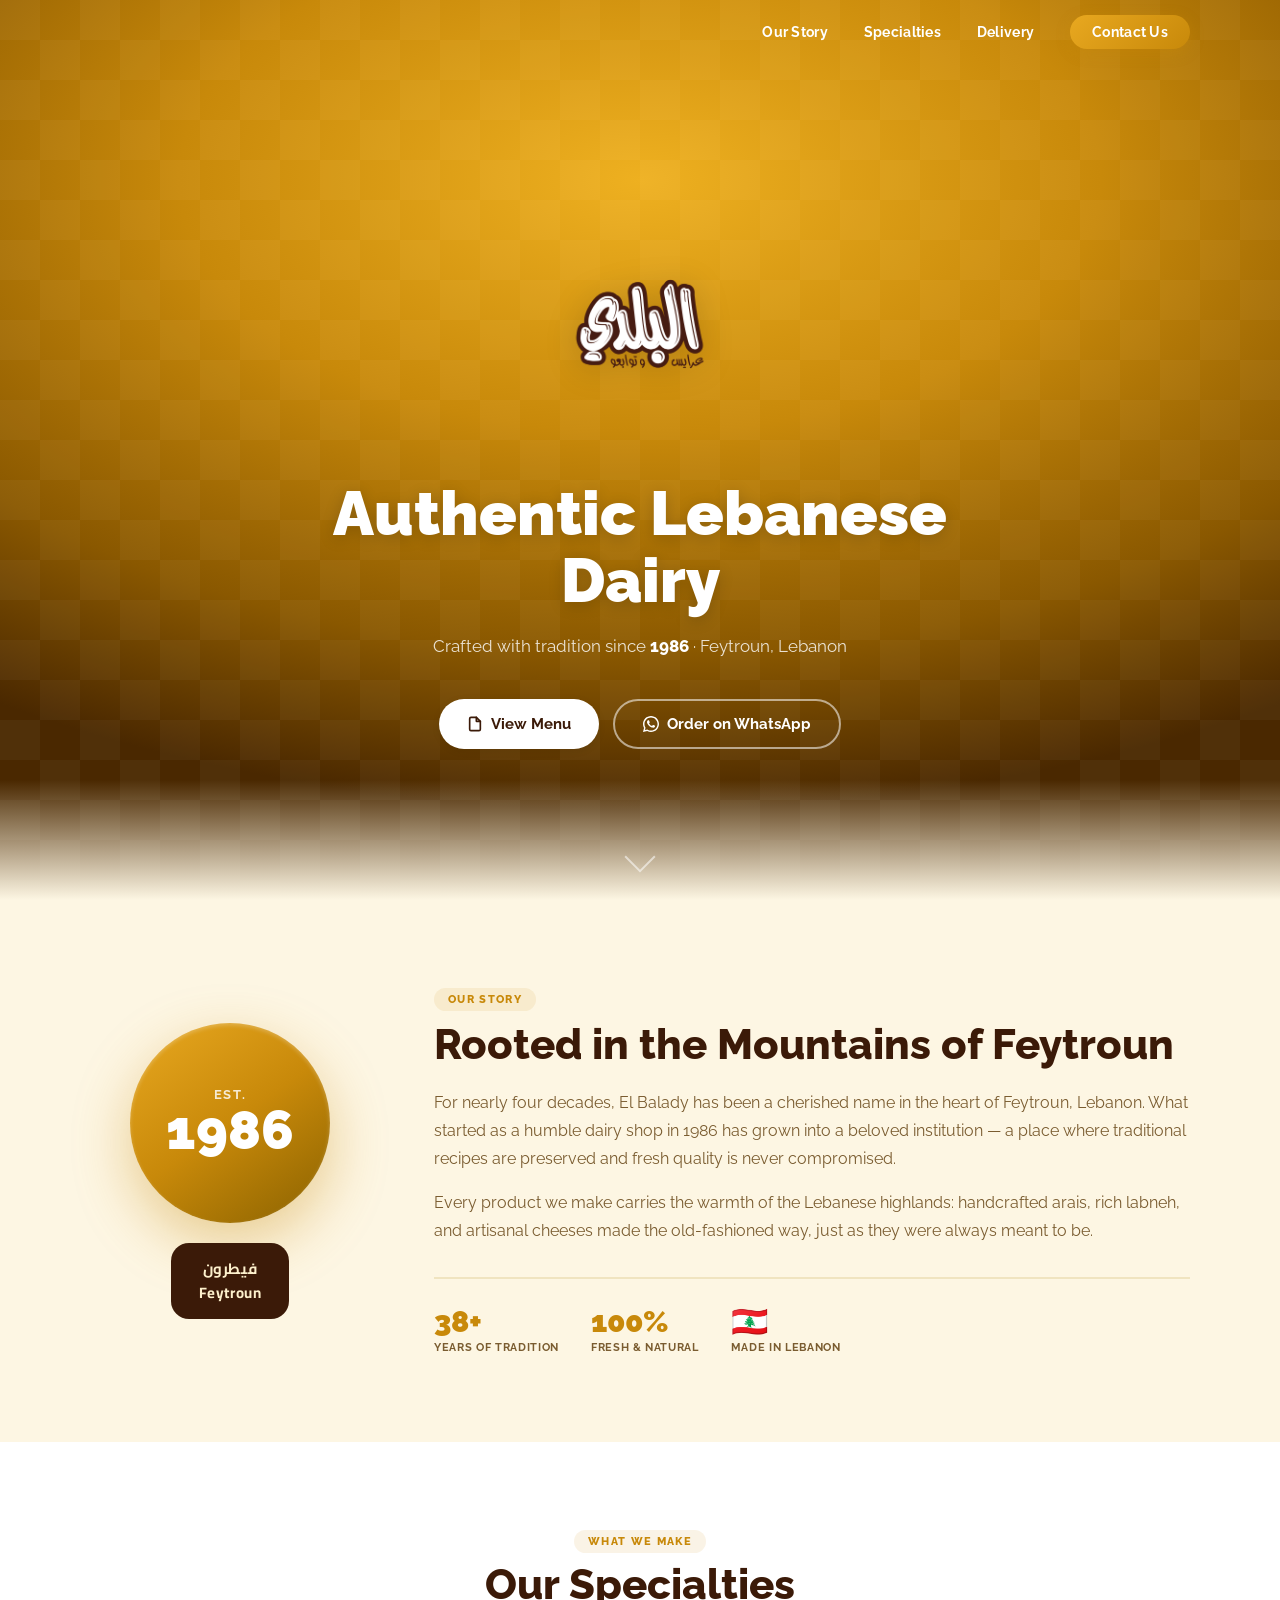
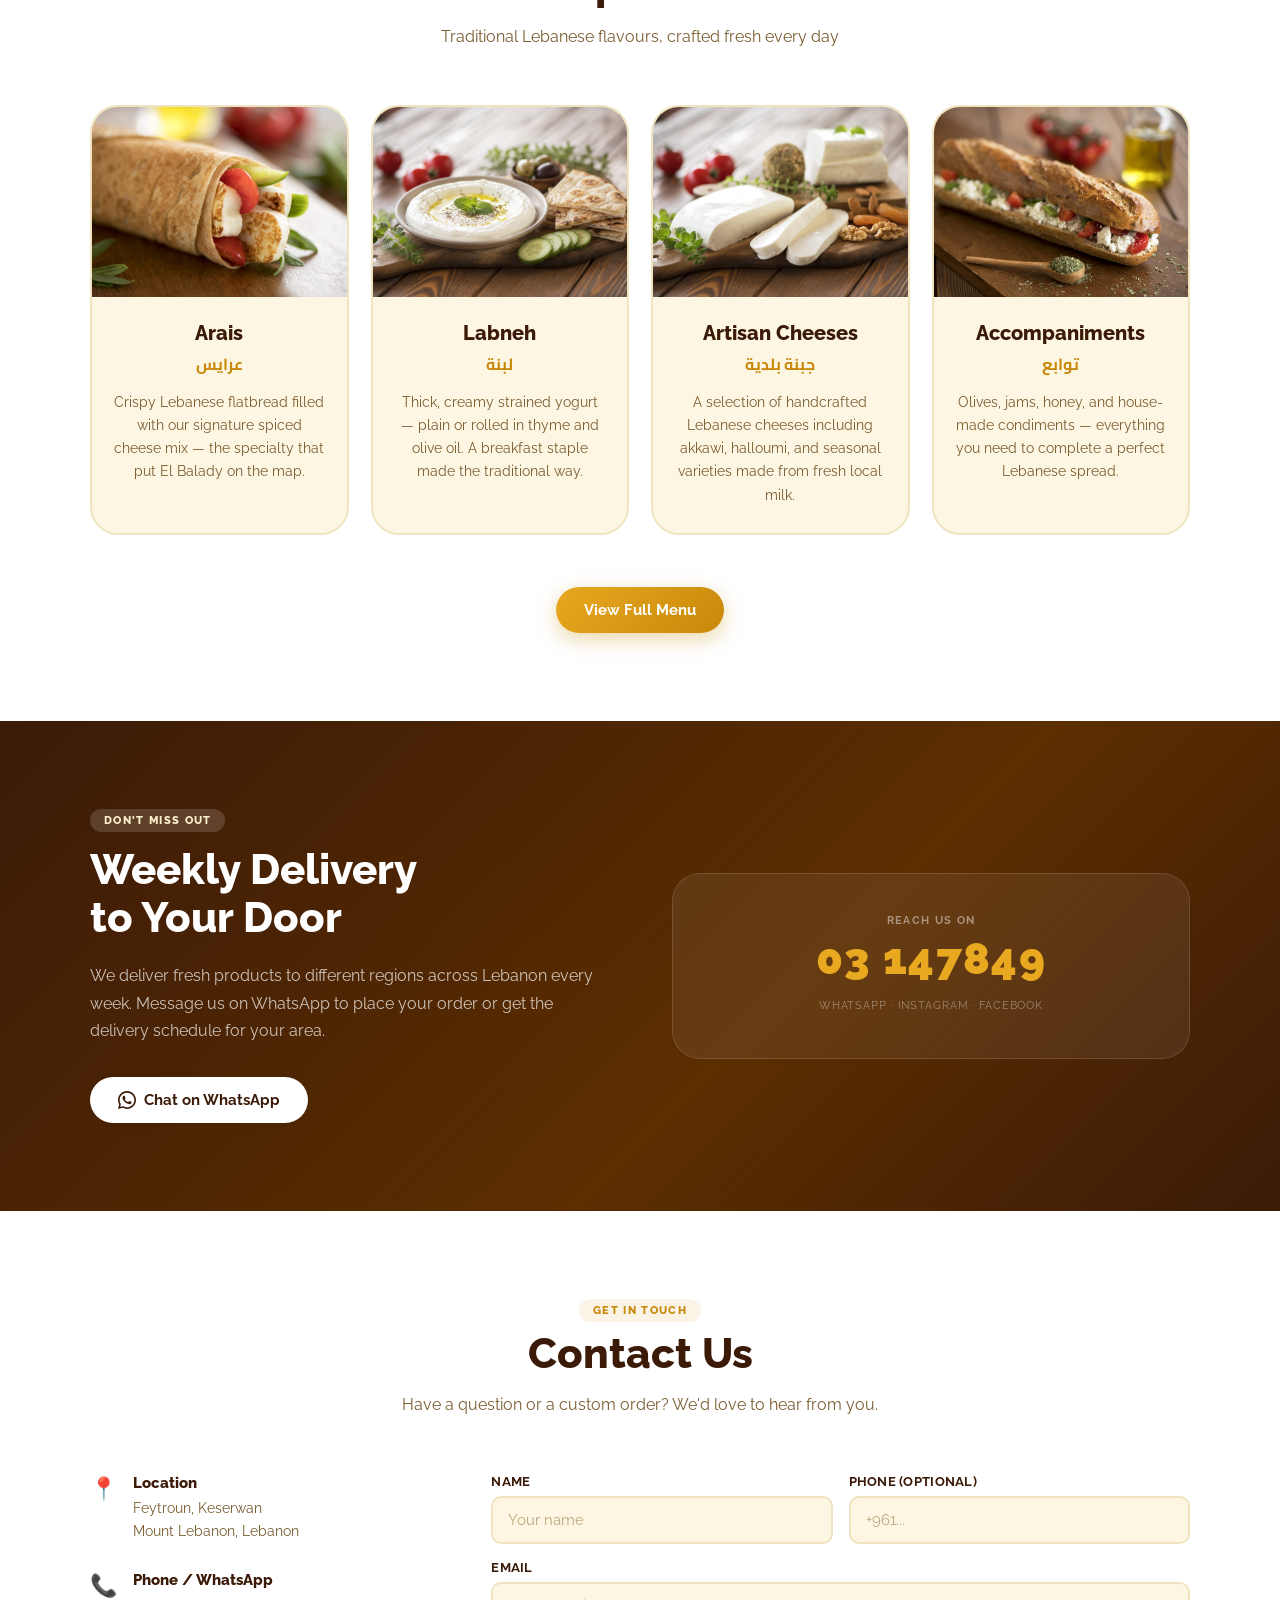
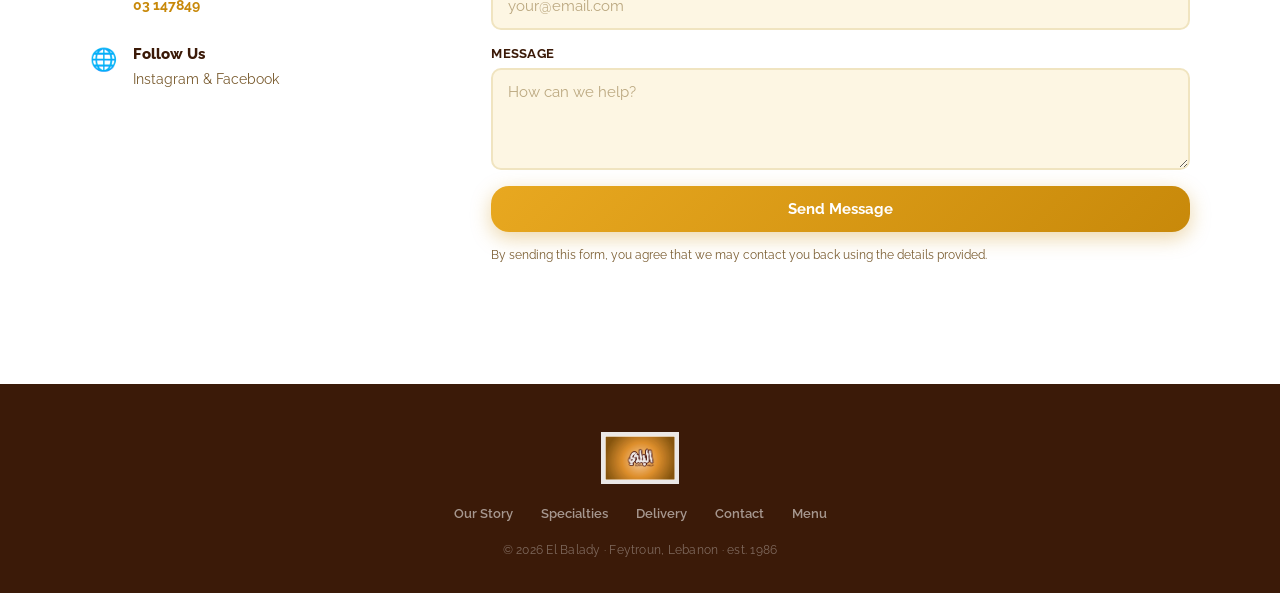
<file: index.html>
<!doctype html>
<html lang="en">
<head>
  <meta charset="utf-8" />
  <meta name="viewport" content="width=device-width, initial-scale=1" />
  <title>El Balady | عرايس و توابعو · Since 1986 · Feytroun</title>
  <meta name="description" content="El Balady – traditional Lebanese dairy and arais from Feytroun since 1986. Weekly delivery available across Lebanon." />

  <link rel="preconnect" href="https://fonts.googleapis.com">
  <link rel="preconnect" href="https://fonts.gstatic.com" crossorigin>
  <link href="https://fonts.googleapis.com/css2?family=Raleway:wght@400;500;600;700;800;900&family=Cairo:wght@400;600;700;800&display=swap" rel="stylesheet">

  <link rel="stylesheet" href="styles.css" />
</head>
<body>

  <!-- NAV -->
  <nav class="nav" id="nav">
    <div class="nav__inner">
      <a href="#home" class="nav__logo">
        <img src="el-balady-logo.png" alt="El Balady" />
      </a>
      <ul class="nav__links" id="navLinks">
        <li><a href="#about">Our Story</a></li>
        <li><a href="#specialties">Specialties</a></li>
        <li><a href="#delivery">Delivery</a></li>
        <li><a href="#contact" class="nav__cta">Contact Us</a></li>
      </ul>
      <button class="nav__burger" aria-label="Toggle menu" id="burger">
        <span></span><span></span><span></span>
      </button>
    </div>
  </nav>

  <!-- HERO -->
  <section class="hero" id="home">
    <div class="hero__bg"></div>
    <div class="hero__content">
      <img class="hero__logo" src="logo-mark.png" alt="El Balady logo" />
      <h1 class="hero__title">Authentic Lebanese Dairy</h1>
      <p class="hero__sub">Crafted with tradition since <strong>1986</strong> &middot; Feytroun, Lebanon</p>
      <div class="hero__actions">
        <a href="menu.html" class="btn btn--white">
          <svg width="16" height="16" viewBox="0 0 24 24" fill="none" stroke="currentColor" stroke-width="2.5" stroke-linecap="round" stroke-linejoin="round"><path d="M14 2H6a2 2 0 0 0-2 2v16a2 2 0 0 0 2 2h12a2 2 0 0 0 2-2V8z"/><polyline points="14 2 14 8 20 8"/></svg>
          View Menu
        </a>
        <a href="https://wa.me/+9613147849" target="_blank" rel="noopener" class="btn btn--outline">
          <svg width="16" height="16" viewBox="0 0 24 24" fill="currentColor"><path d="M17.472 14.382c-.297-.149-1.758-.867-2.03-.967-.273-.099-.471-.148-.67.15-.197.297-.767.966-.94 1.164-.173.199-.347.223-.644.075-.297-.15-1.255-.463-2.39-1.475-.883-.788-1.48-1.761-1.653-2.059-.173-.297-.018-.458.13-.606.134-.133.298-.347.446-.52.149-.174.198-.298.298-.497.099-.198.05-.371-.025-.52-.075-.149-.669-1.612-.916-2.207-.242-.579-.487-.5-.669-.51-.173-.008-.371-.01-.57-.01-.198 0-.52.074-.792.372-.272.297-1.04 1.016-1.04 2.479 0 1.462 1.065 2.875 1.213 3.074.149.198 2.096 3.2 5.077 4.487.709.306 1.262.489 1.694.625.712.227 1.36.195 1.871.118.571-.085 1.758-.719 2.006-1.413.248-.694.248-1.289.173-1.413-.074-.124-.272-.198-.57-.347z"/><path d="M12 0C5.373 0 0 5.373 0 12c0 2.121.555 4.109 1.527 5.834L0 24l6.334-1.521A11.944 11.944 0 0012 24c6.627 0 12-5.373 12-12S18.627 0 12 0zm0 21.818a9.812 9.812 0 01-5.007-1.371l-.36-.214-3.726.894.913-3.632-.234-.373A9.818 9.818 0 012.182 12C2.182 6.578 6.578 2.182 12 2.182S21.818 6.578 21.818 12 17.422 21.818 12 21.818z"/></svg>
          Order on WhatsApp
        </a>
      </div>
    </div>
    <div class="hero__scroll" aria-hidden="true"><span></span></div>
  </section>

  <!-- ABOUT -->
  <section class="about section" id="about">
    <div class="container">
      <div class="about__grid">
        <div class="about__visual">
          <div class="about__badge">
            <span class="about__since">Est.</span>
            <span class="about__year">1986</span>
          </div>
          <div class="about__stamp">
            <p>فيطرون</p>
            <p>Feytroun</p>
          </div>
        </div>
        <div class="about__text">
          <span class="label">Our Story</span>
          <h2>Rooted in the Mountains of Feytroun</h2>
          <p>For nearly four decades, El Balady has been a cherished name in the heart of Feytroun, Lebanon. What started as a humble dairy shop in 1986 has grown into a beloved institution — a place where traditional recipes are preserved and fresh quality is never compromised.</p>
          <p>Every product we make carries the warmth of the Lebanese highlands: handcrafted arais, rich labneh, and artisanal cheeses made the old-fashioned way, just as they were always meant to be.</p>
          <div class="about__stats">
            <div class="stat">
              <strong>38+</strong>
              <span>Years of tradition</span>
            </div>
            <div class="stat">
              <strong>100%</strong>
              <span>Fresh &amp; natural</span>
            </div>
            <div class="stat">
              <strong>🇱🇧</strong>
              <span>Made in Lebanon</span>
            </div>
          </div>
        </div>
      </div>
    </div>
  </section>

  <!-- SPECIALTIES -->
  <section class="specialties section section--alt" id="specialties">
    <div class="container">
      <div class="section__header">
        <span class="label">What We Make</span>
        <h2>Our Specialties</h2>
        <p>Traditional Lebanese flavours, crafted fresh every day</p>
      </div>
      <div class="products">
        <div class="product-card">
          <div class="product-card__img">
            <img src="menu-halloum-wrap.jpg" alt="Arais — filled flatbread" />
          </div>
          <div class="product-card__body">
            <h3>Arais</h3>
            <p class="product-card__ar">عرايس</p>
            <p>Crispy Lebanese flatbread filled with our signature spiced cheese mix — the specialty that put El Balady on the map.</p>
          </div>
        </div>
        <div class="product-card">
          <div class="product-card__img">
            <img src="menu-labneh-plate.jpg" alt="Labneh plate with olive oil and herbs" />
          </div>
          <div class="product-card__body">
            <h3>Labneh</h3>
            <p class="product-card__ar">لبنة</p>
            <p>Thick, creamy strained yogurt — plain or rolled in thyme and olive oil. A breakfast staple made the traditional way.</p>
          </div>
        </div>
        <div class="product-card">
          <div class="product-card__img">
            <img src="menu-cheese-board.jpg" alt="Artisan cheese board" />
          </div>
          <div class="product-card__body">
            <h3>Artisan Cheeses</h3>
            <p class="product-card__ar">جبنة بلدية</p>
            <p>A selection of handcrafted Lebanese cheeses including akkawi, halloumi, and seasonal varieties made from fresh local milk.</p>
          </div>
        </div>
        <div class="product-card">
          <div class="product-card__img">
            <img src="menu-feta-baguette.jpg" alt="Feta and accompaniments" />
          </div>
          <div class="product-card__body">
            <h3>Accompaniments</h3>
            <p class="product-card__ar">توابع</p>
            <p>Olives, jams, honey, and house-made condiments — everything you need to complete a perfect Lebanese spread.</p>
          </div>
        </div>
      </div>
      <div class="specialties__cta">
        <a href="menu.html" class="btn btn--primary">
          View Full Menu
        </a>
      </div>
    </div>
  </section>

  <!-- DELIVERY -->
  <section class="delivery section" id="delivery">
    <div class="container">
      <div class="delivery__inner">
        <div class="delivery__text">
          <span class="label label--light">Don't miss out</span>
          <h2>Weekly Delivery<br>to Your Door</h2>
          <p>We deliver fresh products to different regions across Lebanon every week. Message us on WhatsApp to place your order or get the delivery schedule for your area.</p>
          <a href="https://wa.me/+9613147849" target="_blank" rel="noopener" class="btn btn--white">
            <svg width="18" height="18" viewBox="0 0 24 24" fill="currentColor"><path d="M17.472 14.382c-.297-.149-1.758-.867-2.03-.967-.273-.099-.471-.148-.67.15-.197.297-.767.966-.94 1.164-.173.199-.347.223-.644.075-.297-.15-1.255-.463-2.39-1.475-.883-.788-1.48-1.761-1.653-2.059-.173-.297-.018-.458.13-.606.134-.133.298-.347.446-.52.149-.174.198-.298.298-.497.099-.198.05-.371-.025-.52-.075-.149-.669-1.612-.916-2.207-.242-.579-.487-.5-.669-.51-.173-.008-.371-.01-.57-.01-.198 0-.52.074-.792.372-.272.297-1.04 1.016-1.04 2.479 0 1.462 1.065 2.875 1.213 3.074.149.198 2.096 3.2 5.077 4.487.709.306 1.262.489 1.694.625.712.227 1.36.195 1.871.118.571-.085 1.758-.719 2.006-1.413.248-.694.248-1.289.173-1.413-.074-.124-.272-.198-.57-.347z"/><path d="M12 0C5.373 0 0 5.373 0 12c0 2.121.555 4.109 1.527 5.834L0 24l6.334-1.521A11.944 11.944 0 0012 24c6.627 0 12-5.373 12-12S18.627 0 12 0zm0 21.818a9.812 9.812 0 01-5.007-1.371l-.36-.214-3.726.894.913-3.632-.234-.373A9.818 9.818 0 012.182 12C2.182 6.578 6.578 2.182 12 2.182S21.818 6.578 21.818 12 17.422 21.818 12 21.818z"/></svg>
            Chat on WhatsApp
          </a>
        </div>
        <div class="delivery__card">
          <p class="delivery__card-label">Reach us on</p>
          <p class="delivery__phone">03 147849</p>
          <p class="delivery__card-sub">WhatsApp · Instagram · Facebook</p>
        </div>
      </div>
    </div>
  </section>

  <!-- CONTACT -->
  <section class="contact-section section section--alt" id="contact">
    <div class="container">
      <div class="section__header">
        <span class="label">Get in Touch</span>
        <h2>Contact Us</h2>
        <p>Have a question or a custom order? We'd love to hear from you.</p>
      </div>
      <div class="contact__grid">
        <div class="contact__info">
          <div class="info-item">
            <span class="info-item__icon">📍</span>
            <div>
              <strong>Location</strong>
              <p>Feytroun, Keserwan<br>Mount Lebanon, Lebanon</p>
            </div>
          </div>
          <div class="info-item">
            <span class="info-item__icon">📞</span>
            <div>
              <strong>Phone / WhatsApp</strong>
              <p><a href="https://wa.me/+9613147849">03 147849</a></p>
            </div>
          </div>
          <div class="info-item">
            <span class="info-item__icon">🌐</span>
            <div>
              <strong>Follow Us</strong>
              <p>Instagram &amp; Facebook</p>
            </div>
          </div>
        </div>
        <div class="contact__form">
          <form id="contactForm" action="https://formspree.io/f/xgokkwpo" method="POST">
            <input type="hidden" name="source" value="El Balady landing page" />
            <div class="form-row">
              <label class="field">
                <span>Name</span>
                <input name="name" type="text" autocomplete="name" required placeholder="Your name" />
              </label>
              <label class="field">
                <span>Phone (optional)</span>
                <input name="phone" type="tel" autocomplete="tel" placeholder="+961..." />
              </label>
            </div>
            <label class="field">
              <span>Email</span>
              <input name="email" type="email" autocomplete="email" required placeholder="your@email.com" />
            </label>
            <label class="field">
              <span>Message</span>
              <textarea name="message" rows="4" required placeholder="How can we help?"></textarea>
            </label>
            <button class="btn btn--primary btn--full" type="submit">Send Message</button>
            <p class="fineprint">By sending this form, you agree that we may contact you back using the details provided.</p>
            <p id="status" class="status" role="status" aria-live="polite"></p>
          </form>
        </div>
      </div>
    </div>
  </section>

  <!-- FOOTER -->
  <footer class="footer">
    <div class="container">
      <div class="footer__inner">
        <img class="footer__logo" src="el-balady-logo.png" alt="El Balady" />
        <div class="footer__links">
          <a href="#about">Our Story</a>
          <a href="#specialties">Specialties</a>
          <a href="#delivery">Delivery</a>
          <a href="#contact">Contact</a>
          <a href="menu.html">Menu</a>
        </div>
        <p class="footer__copy">&copy; <span id="year"></span> El Balady &middot; Feytroun, Lebanon &middot; est. 1986</p>
      </div>
    </div>
  </footer>

  <script>
    document.getElementById('year').textContent = new Date().getFullYear();

    const nav = document.getElementById('nav');
    window.addEventListener('scroll', () => {
      nav.classList.toggle('nav--scrolled', window.scrollY > 40);
    }, { passive: true });

    const burger = document.getElementById('burger');
    const navLinks = document.getElementById('navLinks');
    burger.addEventListener('click', () => {
      navLinks.classList.toggle('nav__links--open');
      burger.classList.toggle('nav__burger--open');
    });
    navLinks.querySelectorAll('a').forEach(a => {
      a.addEventListener('click', () => {
        navLinks.classList.remove('nav__links--open');
        burger.classList.remove('nav__burger--open');
      });
    });

    const form = document.getElementById('contactForm');
    const statusEl = document.getElementById('status');
    form.addEventListener('submit', async (e) => {
      if (!form.action || form.action.includes('YOUR_FORM_ID')) return;
      e.preventDefault();
      statusEl.textContent = 'Sending…';
      statusEl.style.color = '';
      try {
        const res = await fetch(form.action, {
          method: form.method,
          body: new FormData(form),
          headers: { 'Accept': 'application/json' }
        });
        if (res.ok) {
          form.reset();
          statusEl.textContent = '✓ Message sent! We\'ll get back to you soon.';
          statusEl.style.color = '#2e7d32';
        } else {
          statusEl.textContent = 'Something went wrong. Please try again.';
          statusEl.style.color = '#c62828';
        }
      } catch {
        statusEl.textContent = 'Network error. Please try again.';
        statusEl.style.color = '#c62828';
      }
    });

    const observer = new IntersectionObserver((entries) => {
      entries.forEach(e => { if (e.isIntersecting) e.target.classList.add('visible'); });
    }, { threshold: 0.12 });
    document.querySelectorAll('.product-card, .about__grid, .info-item').forEach(el => {
      el.classList.add('fade-up');
      observer.observe(el);
    });
  </script>
</body>
</html>
</file>
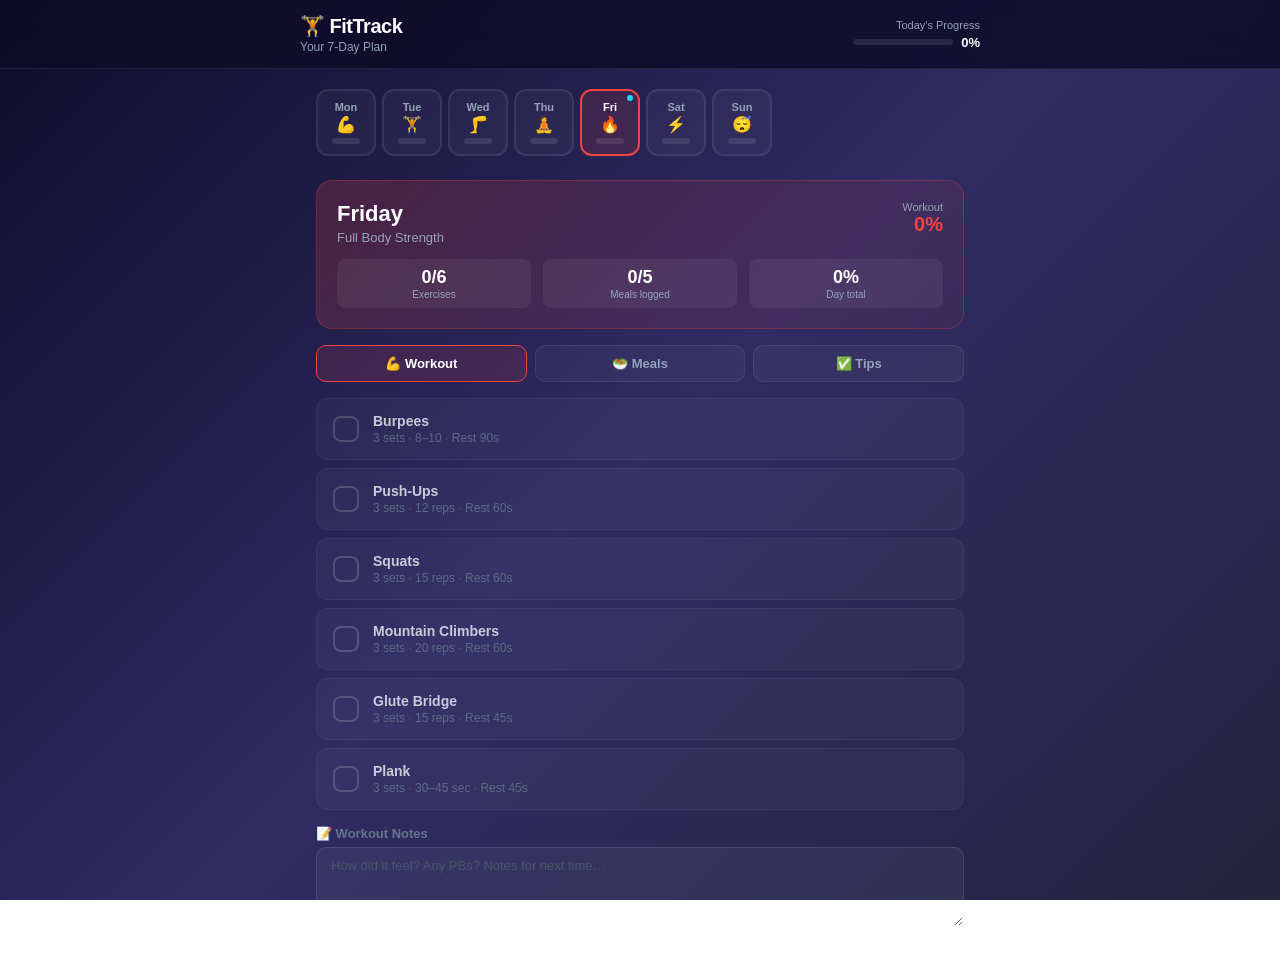
<file: Fitness.html>
<!DOCTYPE html>
<html lang="en">
<head>
<meta charset="UTF-8"/>
<meta name="viewport" content="width=device-width, initial-scale=1.0, viewport-fit=cover"/>
<meta name="theme-color" content="#0f0c29"/>
<meta name="apple-mobile-web-app-capable" content="yes"/>
<meta name="apple-mobile-web-app-status-bar-style" content="black-translucent"/>
<meta name="apple-mobile-web-app-title" content="FitTrack"/>
<meta name="mobile-web-app-capable" content="yes"/>
<title>FitTrack — 7-Day Plan</title>

<!-- Inline manifest via JS blob — no server needed -->
<script>
const manifestData = {
  name: "FitTrack — 7-Day Fitness Plan",
  short_name: "FitTrack",
  description: "Your personal 7-day workout and meal tracker",
  start_url: "./FitTrack.html",
  display: "standalone",
  background_color: "#0f0c29",
  theme_color: "#0f0c29",
  orientation: "portrait",
  icons: [
    { src: "data:image/svg+xml,%3Csvg xmlns='http://www.w3.org/2000/svg' viewBox='0 0 192 192'%3E%3Crect width='192' height='192' rx='32' fill='%230f0c29'/%3E%3Ctext y='130' x='96' text-anchor='middle' font-size='110'%3E%F0%9F%8F%8B%EF%B8%8F%3C/text%3E%3C/svg%3E", sizes: "192x192", type: "image/svg+xml" },
    { src: "data:image/svg+xml,%3Csvg xmlns='http://www.w3.org/2000/svg' viewBox='0 0 512 512'%3E%3Crect width='512' height='512' rx='80' fill='%230f0c29'/%3E%3Ctext y='360' x='256' text-anchor='middle' font-size='300'%3E%F0%9F%8F%8B%EF%B8%8F%3C/text%3E%3C/svg%3E", sizes: "512x512", type: "image/svg+xml" }
  ]
};
const blob = new Blob([JSON.stringify(manifestData)], {type: 'application/json'});
const manifestURL = URL.createObjectURL(blob);
const link = document.createElement('link');
link.rel = 'manifest';
link.href = manifestURL;
document.currentScript.after(link);
</script>

<!-- Apple touch icon inline SVG -->
<link rel="apple-touch-icon" href="data:image/svg+xml,%3Csvg xmlns='http://www.w3.org/2000/svg' viewBox='0 0 180 180'%3E%3Crect width='180' height='180' rx='32' fill='%230f0c29'/%3E%3Ctext y='125' x='90' text-anchor='middle' font-size='100'%3E%F0%9F%8F%8B%EF%B8%8F%3C/text%3E%3C/svg%3E"/>

<style>
  *{box-sizing:border-box;margin:0;padding:0;-webkit-tap-highlight-color:transparent;}
  html,body{height:100%;overscroll-behavior:none;}
  body{
    background:linear-gradient(135deg,#0f0c29 0%,#302b63 50%,#24243e 100%);
    background-attachment:fixed;
    font-family:'DM Sans','Segoe UI',sans-serif;
    color:#e2e8f0;
    min-height:100vh;
    padding-bottom:env(safe-area-inset-bottom,20px);
  }
  button{font-family:inherit;outline:none;}
  input,textarea{font-family:inherit;outline:none;}
  textarea{resize:vertical;}
  ::-webkit-scrollbar{width:4px;height:4px;}
  ::-webkit-scrollbar-thumb{background:rgba(255,255,255,0.15);border-radius:4px;}
  .sticky-header{
    background:rgba(15,12,41,0.85);
    backdrop-filter:blur(16px);
    -webkit-backdrop-filter:blur(16px);
    border-bottom:1px solid rgba(255,255,255,0.08);
    padding:14px 20px;
    padding-top:calc(14px + env(safe-area-inset-top,0px));
    position:sticky;top:0;z-index:100;
  }
  .install-banner{
    display:none;
    align-items:center;gap:10px;
    background:linear-gradient(135deg,#1e3a5f,#1a2a4a);
    border:1px solid #3B82F644;
    border-radius:12px;margin:12px 16px 0;
    padding:12px 14px;cursor:pointer;
  }
  .install-banner.show{display:flex;}
  .chip{
    display:inline-flex;align-items:center;gap:4px;
    padding:5px 11px;border-radius:20px;font-size:12px;
    background:rgba(255,255,255,0.06);border:1px solid rgba(255,255,255,0.1);
    color:#94a3b8;cursor:pointer;transition:all 0.2s;white-space:nowrap;
  }
  .chip:active{background:rgba(255,255,255,0.12);}
  .tab-btn{
    flex:1;padding:10px;border-radius:10px;
    border:1.5px solid rgba(255,255,255,0.08);
    background:rgba(255,255,255,0.04);
    color:#94a3b8;font-weight:600;font-size:13px;cursor:pointer;
    transition:all 0.2s;
  }
  .tab-btn.active{color:#fff;}
  .exercise-row{
    display:flex;align-items:center;gap:14px;
    padding:14px 16px;margin-bottom:8px;
    border-radius:12px;
    background:rgba(255,255,255,0.04);
    border:1px solid rgba(255,255,255,0.06);
    cursor:pointer;transition:all 0.2s;
    -webkit-user-select:none;user-select:none;
  }
  .exercise-row:active{transform:scale(0.98);}
  .check-box{
    width:26px;height:26px;border-radius:8px;flex-shrink:0;
    border:2px solid rgba(255,255,255,0.2);
    background:transparent;
    display:flex;align-items:center;justify-content:center;
    transition:all 0.2s;
  }
  .meal-card{
    margin-bottom:12px;padding:14px 16px;
    background:rgba(255,255,255,0.04);
    border-radius:12px;border:1px solid rgba(255,255,255,0.06);
    transition:border-color 0.2s;
  }
  .meal-input{
    flex:1;padding:9px 12px;
    background:rgba(255,255,255,0.07);
    border:1px solid rgba(255,255,255,0.1);
    border-radius:8px;color:#e2e8f0;font-size:13px;
  }
  .meal-input::placeholder{color:#475569;}
  .log-btn{
    padding:9px 14px;border-radius:8px;
    background:#22d3ee22;border:1px solid #22d3ee44;
    color:#22d3ee;font-weight:700;font-size:13px;cursor:pointer;
    white-space:nowrap;
  }
  .log-btn:active{background:#22d3ee33;}
  .progress-bar-track{
    width:100%;height:6px;
    background:rgba(255,255,255,0.1);
    border-radius:3px;overflow:hidden;
  }
  .progress-bar-fill{
    height:100%;border-radius:3px;
    transition:width 0.4s ease;
  }
  .day-btn{
    flex:0 0 auto;padding:10px 14px;border-radius:12px;
    border:2px solid rgba(255,255,255,0.08);
    background:rgba(255,255,255,0.04);
    cursor:pointer;text-align:center;min-width:60px;
    transition:all 0.2s;position:relative;
  }
  .day-btn:active{transform:scale(0.95);}
  .notes-area{
    width:100%;min-height:80px;padding:10px 14px;
    background:rgba(255,255,255,0.05);
    border:1px solid rgba(255,255,255,0.1);
    border-radius:10px;color:#e2e8f0;font-size:13px;
  }
  .notes-area::placeholder{color:#475569;}
  .section-card{
    padding:16px;background:rgba(255,255,255,0.04);
    border-radius:12px;border:1px solid rgba(255,255,255,0.08);
    margin-bottom:10px;
  }
  .tip-card{
    padding:14px;background:rgba(255,255,255,0.05);
    border-radius:12px;border:1px solid rgba(255,255,255,0.08);
  }
  .complete-banner{
    text-align:center;padding:20px;
    border-radius:12px;margin-top:8px;
  }
  #content{max-width:680px;margin:0 auto;padding:0 16px;}
</style>
</head>
<body>

<!-- Sticky Header -->
<div class="sticky-header">
  <div style="max-width:680px;margin:0 auto;display:flex;justify-content:space-between;align-items:center;">
    <div>
      <div style="font-size:20px;font-weight:800;letter-spacing:-0.5px;color:#fff;">🏋️ FitTrack</div>
      <div style="font-size:12px;color:#94a3b8;margin-top:2px;">Your 7-Day Plan</div>
    </div>
    <div style="text-align:right;">
      <div style="font-size:11px;color:#94a3b8;margin-bottom:4px;">Today's Progress</div>
      <div style="display:flex;align-items:center;gap:8px;">
        <div class="progress-bar-track" style="width:100px;">
          <div class="progress-bar-fill" id="header-progress" style="width:0%;background:linear-gradient(90deg,#3B82F6,#a78bfa);"></div>
        </div>
        <span id="header-pct" style="font-size:13px;font-weight:700;color:#fff;">0%</span>
      </div>
    </div>
  </div>
</div>

<!-- Install Banner -->
<div class="install-banner" id="install-banner">
  <div style="font-size:28px;">📲</div>
  <div style="flex:1;">
    <div style="font-weight:700;font-size:14px;color:#fff;">Install FitTrack</div>
    <div style="font-size:12px;color:#94a3b8;margin-top:2px;">Add to home screen for quick access</div>
  </div>
  <button id="install-btn" style="padding:8px 14px;border-radius:8px;background:#3B82F6;border:none;color:#fff;font-weight:700;font-size:13px;cursor:pointer;">Install</button>
  <button id="dismiss-btn" style="background:none;border:none;color:#64748b;font-size:18px;cursor:pointer;padding:4px;">✕</button>
</div>

<!-- iOS install hint (shown only on iOS Safari) -->
<div id="ios-hint" style="display:none;margin:12px 16px 0;padding:12px 14px;background:linear-gradient(135deg,#1e3a5f,#1a2a4a);border:1px solid #3B82F644;border-radius:12px;">
  <div style="font-weight:700;color:#fff;font-size:13px;margin-bottom:4px;">📲 Install on iPhone/iPad</div>
  <div style="font-size:12px;color:#94a3b8;line-height:1.6;">
    Tap the <strong style="color:#3B82F6;">Share</strong> button (□↑) at the bottom of Safari, then tap <strong style="color:#3B82F6;">"Add to Home Screen"</strong>. FitTrack will appear as an app icon!
  </div>
</div>

<div id="content">

  <!-- Day Selector -->
  <div style="display:flex;gap:6px;margin-top:20px;overflow-x:auto;padding-bottom:4px;" id="day-selector"></div>

  <!-- Day Header -->
  <div id="day-header" style="margin-top:20px;padding:20px;border-radius:16px;"></div>

  <!-- Tabs -->
  <div style="display:flex;gap:8px;margin-top:16px;">
    <button class="tab-btn active" id="tab-workout" onclick="switchTab('workout')">💪 Workout</button>
    <button class="tab-btn" id="tab-meals" onclick="switchTab('meals')">🥗 Meals</button>
    <button class="tab-btn" id="tab-tips" onclick="switchTab('tips')">✅ Tips</button>
  </div>

  <!-- Tab Content -->
  <div id="tab-content" style="margin-top:16px;padding-bottom:32px;"></div>

</div>

<script>
// ─── DATA ───────────────────────────────────────────────────────────────────

const DAYS_SHORT = ["Mon","Tue","Wed","Thu","Fri","Sat","Sun"];
const DAYS_FULL  = ["Monday","Tuesday","Wednesday","Thursday","Friday","Saturday","Sunday"];

const WORKOUT_DATA = {
  Monday:    { focus:"Push — Chest, Shoulders & Triceps", emoji:"💪", color:"#3B82F6",
    exercises:[
      {name:"Push-Ups",           sets:3, reps:"10–15",     rest:"60s"},
      {name:"Wide Push-Ups",      sets:3, reps:"10–12",     rest:"60s"},
      {name:"Pike Push-Ups",      sets:3, reps:"8–12",      rest:"60s"},
      {name:"Diamond Push-Ups",   sets:3, reps:"8–10",      rest:"60s"},
      {name:"Shoulder Taps",      sets:3, reps:"16 taps",   rest:"45s"},
      {name:"Tricep Dips (chair)",sets:3, reps:"10–12",     rest:"60s"},
    ]},
  Tuesday:   { focus:"Pull — Back & Biceps", emoji:"🏋️", color:"#10B981",
    exercises:[
      {name:"Doorframe Rows",        sets:3, reps:"10–12",   rest:"60s"},
      {name:"Superman Hold",         sets:3, reps:"12 reps", rest:"60s"},
      {name:"Towel Bicep Curl",      sets:3, reps:"12 reps", rest:"60s"},
      {name:"Reverse Snow Angels",   sets:3, reps:"12 reps", rest:"45s"},
      {name:"Plank Row",             sets:3, reps:"10 each", rest:"60s"},
    ]},
  Wednesday: { focus:"Legs & Glutes", emoji:"🦵", color:"#F59E0B",
    exercises:[
      {name:"Bodyweight Squats", sets:3, reps:"15–20",      rest:"60s"},
      {name:"Reverse Lunges",    sets:3, reps:"10 each leg",rest:"60s"},
      {name:"Glute Bridge",      sets:3, reps:"15 reps",    rest:"45s"},
      {name:"Wall Sit",          sets:3, reps:"30–45 sec",  rest:"60s"},
      {name:"Calf Raises",       sets:3, reps:"20 reps",    rest:"45s"},
      {name:"Jump Squats",       sets:3, reps:"10 reps",    rest:"60s"},
    ]},
  Thursday:  { focus:"Active Recovery & Mobility", emoji:"🧘", color:"#8B5CF6",
    exercises:[
      {name:"Light Walk / Jog",    sets:"—", reps:"20–30 min",  rest:"—"},
      {name:"Cat-Cow Stretch",     sets:"—", reps:"10 reps",    rest:"—"},
      {name:"Hip Flexor Stretch",  sets:"—", reps:"30 sec each",rest:"—"},
      {name:"Child's Pose",        sets:"—", reps:"60 sec",     rest:"—"},
      {name:"Shoulder Circles",    sets:"—", reps:"10 each way",rest:"—"},
      {name:"Hamstring Stretch",   sets:"—", reps:"30 sec each",rest:"—"},
    ]},
  Friday:    { focus:"Full Body Strength", emoji:"🔥", color:"#EF4444",
    exercises:[
      {name:"Burpees",          sets:3, reps:"8–10",     rest:"90s"},
      {name:"Push-Ups",         sets:3, reps:"12 reps",  rest:"60s"},
      {name:"Squats",           sets:3, reps:"15 reps",  rest:"60s"},
      {name:"Mountain Climbers",sets:3, reps:"20 reps",  rest:"60s"},
      {name:"Glute Bridge",     sets:3, reps:"15 reps",  rest:"45s"},
      {name:"Plank",            sets:3, reps:"30–45 sec",rest:"45s"},
    ]},
  Saturday:  { focus:"Core & Cardio", emoji:"⚡", color:"#06B6D4",
    exercises:[
      {name:"High Knees",       sets:3, reps:"30 sec",   rest:"45s"},
      {name:"Crunches",         sets:3, reps:"20 reps",  rest:"45s"},
      {name:"Leg Raises",       sets:3, reps:"12–15",    rest:"45s"},
      {name:"Russian Twists",   sets:3, reps:"20 twists",rest:"45s"},
      {name:"Plank",            sets:3, reps:"40–60 sec",rest:"45s"},
      {name:"Bicycle Crunches", sets:3, reps:"20 reps",  rest:"45s"},
    ]},
  Sunday:    { focus:"Rest Day — Recover & Recharge", emoji:"😴", color:"#6B7280",
    exercises:[
      {name:"Full Rest",               sets:"—",reps:"—",rest:"—"},
      {name:"Optional: 15 min walk",   sets:"—",reps:"—",rest:"—"},
      {name:"Sleep 7–9 hours",         sets:"—",reps:"—",rest:"—"},
    ]},
};

const MEAL_SLOTS = ["Breakfast","Snack 1","Lunch","Snack 2","Dinner"];
const MEAL_SUGGESTIONS = {
  "Breakfast":["3 scrambled eggs + whole grain toast + banana","Oats with milk + banana + honey","Egg omelette with veggies + milk","Overnight oats + nut butter + fruit"],
  "Snack 1":  ["Greek yogurt + almonds","2 boiled eggs + orange","Banana + peanut butter","Mixed nuts + glass of milk"],
  "Lunch":    ["Grilled chicken + rice + salad","Tuna wrap + lettuce + tomato","Chicken rice bowl + veggies","Grilled salmon + quinoa + salad"],
  "Snack 2":  ["Apple + peanut butter","Greek yogurt + berries","Almonds + orange","Mixed nuts + raisins"],
  "Dinner":   ["Lentil soup + whole grain bread","Chicken stir-fry + rice","Chickpea curry + brown rice","Homemade chicken soup + bread"],
};

const TIPS = [
  {icon:"💧",text:"Drink 2.5–3L of water daily"},
  {icon:"😴",text:"Sleep 7–9 hours for muscle growth"},
  {icon:"📈",text:"Add reps or sets every 1–2 weeks"},
  {icon:"🍽️",text:"Aim for 120–140g protein daily"},
  {icon:"📸",text:"Take monthly progress photos"},
  {icon:"🔁",text:"Consistency beats perfection"},
];

// ─── STATE ───────────────────────────────────────────────────────────────────

function loadState() {
  try { return JSON.parse(localStorage.getItem('fittrack_v1') || '{}'); } catch(e) { return {}; }
}
function saveState() {
  try { localStorage.setItem('fittrack_v1', JSON.stringify(STATE)); } catch(e){}
}

let STATE = loadState();
if (!STATE.checked) STATE.checked = {};
if (!STATE.meals)   STATE.meals   = {};
if (!STATE.notes)   STATE.notes   = {};

// Determine today's day index (0=Mon … 6=Sun)
const jsDay = new Date().getDay(); // 0=Sun
const todayIdx = jsDay === 0 ? 6 : jsDay - 1;
let activeDay  = todayIdx;
let activeTab  = "workout";

// ─── HELPERS ────────────────────────────────────────────────────────────────

function dayName(i) { return DAYS_FULL[i]; }
function workoutForDay(i) { return WORKOUT_DATA[dayName(i)]; }

function weekProgress(i) {
  const d = dayName(i);
  const w = workoutForDay(i);
  const checked = STATE.checked[d] || {};
  const meals   = STATE.meals[d]   || {};
  const wDone  = Object.values(checked).filter(Boolean).length;
  const wTotal = w.exercises.length;
  const mDone  = MEAL_SLOTS.filter(s => (meals[s]||"").trim()).length;
  return Math.round((wDone/wTotal)*50 + (mDone/MEAL_SLOTS.length)*50);
}

function dayStats(i) {
  const d = dayName(i);
  const w = workoutForDay(i);
  const checked = STATE.checked[d] || {};
  const meals   = STATE.meals[d]   || {};
  const wDone  = Object.values(checked).filter(Boolean).length;
  const wTotal = w.exercises.length;
  const mDone  = MEAL_SLOTS.filter(s => (meals[s]||"").trim()).length;
  const wPct   = Math.round((wDone/wTotal)*100);
  const mPct   = Math.round((mDone/MEAL_SLOTS.length)*100);
  const overall= Math.round((wPct+mPct)/2);
  return {wDone,wTotal,mDone,wPct,mPct,overall};
}

function esc(str) {
  return String(str)
    .replace(/&/g,'&amp;').replace(/</g,'&lt;')
    .replace(/>/g,'&gt;').replace(/"/g,'&quot;');
}

// ─── RENDER ─────────────────────────────────────────────────────────────────

function render() {
  renderDaySelector();
  renderDayHeader();
  renderTabs();
  renderTabContent();
  updateHeaderProgress();
}

function updateHeaderProgress() {
  const {overall} = dayStats(activeDay);
  document.getElementById('header-progress').style.width = overall+'%';
  document.getElementById('header-pct').textContent = overall+'%';
}

function renderDaySelector() {
  const el = document.getElementById('day-selector');
  const w  = workoutForDay(activeDay);
  el.innerHTML = DAYS_SHORT.map((d,i) => {
    const isActive = i === activeDay;
    const isToday  = i === todayIdx;
    const prog     = weekProgress(i);
    const dw       = workoutForDay(i);
    const dotHtml  = isToday ? `<div style="position:absolute;top:4px;right:5px;width:6px;height:6px;border-radius:50%;background:#22d3ee;"></div>` : '';
    return `
      <button class="day-btn" onclick="setDay(${i})"
        style="border-color:${isActive ? w.color : 'rgba(255,255,255,0.08)'};
               background:${isActive ? w.color+'22' : 'rgba(255,255,255,0.04)'};">
        ${dotHtml}
        <div style="font-size:11px;color:${isActive?'#fff':'#94a3b8'};font-weight:600;">${d}</div>
        <div style="font-size:16px;margin-top:2px;">${dw.emoji}</div>
        <div class="progress-bar-track" style="margin-top:4px;">
          <div class="progress-bar-fill" style="width:${prog}%;background:${prog===100?'#22d3ee':dw.color+'99'};"></div>
        </div>
      </button>`;
  }).join('');
}

function renderDayHeader() {
  const el = document.getElementById('day-header');
  const w  = workoutForDay(activeDay);
  const {wDone,wTotal,mDone,wPct,overall} = dayStats(activeDay);
  el.style.background = `linear-gradient(135deg,${w.color}33 0%,${w.color}11 100%)`;
  el.style.border = `1px solid ${w.color}44`;
  el.innerHTML = `
    <div style="display:flex;justify-content:space-between;align-items:flex-start;">
      <div>
        <div style="font-size:22px;font-weight:800;color:#fff;">${dayName(activeDay)}</div>
        <div style="font-size:13px;color:#94a3b8;margin-top:3px;">${w.focus}</div>
      </div>
      <div style="text-align:right;">
        <div style="font-size:11px;color:#94a3b8;">Workout</div>
        <div style="font-size:20px;font-weight:800;color:${w.color};">${wPct}%</div>
      </div>
    </div>
    <div style="display:flex;gap:12px;margin-top:14px;">
      <div style="flex:1;padding:8px 12px;background:rgba(255,255,255,0.06);border-radius:8px;text-align:center;">
        <div style="font-size:18px;font-weight:800;color:#fff;">${wDone}/${wTotal}</div>
        <div style="font-size:10px;color:#94a3b8;margin-top:1px;">Exercises</div>
      </div>
      <div style="flex:1;padding:8px 12px;background:rgba(255,255,255,0.06);border-radius:8px;text-align:center;">
        <div style="font-size:18px;font-weight:800;color:#fff;">${mDone}/${MEAL_SLOTS.length}</div>
        <div style="font-size:10px;color:#94a3b8;margin-top:1px;">Meals logged</div>
      </div>
      <div style="flex:1;padding:8px 12px;background:rgba(255,255,255,0.06);border-radius:8px;text-align:center;">
        <div style="font-size:18px;font-weight:800;color:${overall===100?'#22d3ee':'#fff'};">${overall}%</div>
        <div style="font-size:10px;color:#94a3b8;margin-top:1px;">Day total</div>
      </div>
    </div>`;
}

function renderTabs() {
  const w = workoutForDay(activeDay);
  ['workout','meals','tips'].forEach(tab => {
    const btn = document.getElementById('tab-'+tab);
    const isActive = tab === activeTab;
    btn.style.borderColor    = isActive ? w.color : 'rgba(255,255,255,0.08)';
    btn.style.background     = isActive ? w.color+'22' : 'rgba(255,255,255,0.04)';
    btn.style.color          = isActive ? '#fff' : '#94a3b8';
    btn.classList.toggle('active', isActive);
  });
}

function renderTabContent() {
  const el = document.getElementById('tab-content');
  if (activeTab === 'workout') el.innerHTML = renderWorkout();
  else if (activeTab === 'meals') el.innerHTML = renderMeals();
  else el.innerHTML = renderTips();
}

function renderWorkout() {
  const d  = dayName(activeDay);
  const w  = workoutForDay(activeDay);
  const checked = STATE.checked[d] || {};
  const {wPct} = dayStats(activeDay);

  const rows = w.exercises.map(ex => {
    const done = !!checked[ex.name];
    const meta = [
      ex.sets !== '—' ? `${ex.sets} sets` : '',
      ex.reps !== '—' ? ex.reps : '',
      ex.rest !== '—' ? `Rest ${ex.rest}` : ''
    ].filter(Boolean).join(' · ');
    return `
      <div class="exercise-row" onclick="toggleExercise('${esc(ex.name)}')"
        style="background:${done ? w.color+'22':'rgba(255,255,255,0.04)'};
               border-color:${done ? w.color+'66':'rgba(255,255,255,0.06)'};
               opacity:${done?1:0.85};">
        <div class="check-box"
          style="border:${done?'none':'2px solid rgba(255,255,255,0.2)'};
                 background:${done?w.color:'transparent'};">
          ${done?'<span style="color:#fff;font-size:14px;font-weight:800;">✓</span>':''}
        </div>
        <div style="flex:1;">
          <div style="font-weight:600;font-size:14px;color:${done?'#fff':'#e2e8f0'};
               text-decoration:${done?'line-through':'none'};text-decoration-color:#666;">
            ${esc(ex.name)}
          </div>
          <div style="font-size:12px;color:#64748b;margin-top:2px;">${meta}</div>
        </div>
        ${done?'<span style="font-size:16px;">🔥</span>':''}
      </div>`;
  }).join('');

  const completeBanner = wPct === 100 ? `
    <div class="complete-banner" style="background:${w.color}22;border:1px solid ${w.color}44;">
      <div style="font-size:28px;">🎉</div>
      <div style="font-weight:700;color:#fff;margin-top:6px;">Workout Complete!</div>
      <div style="font-size:12px;color:#94a3b8;margin-top:4px;">Great job — rest up and fuel well!</div>
    </div>` : '';

  const notes = esc(STATE.notes[d] || '');
  return `
    ${rows}
    ${completeBanner}
    <div style="margin-top:16px;">
      <div style="font-size:13px;color:#64748b;margin-bottom:6px;font-weight:600;">📝 Workout Notes</div>
      <textarea class="notes-area" id="notes-area" placeholder="How did it feel? Any PBs? Notes for next time…"
        oninput="saveNotes(this.value)">${notes}</textarea>
    </div>`;
}

function renderMeals() {
  const d     = dayName(activeDay);
  const meals = STATE.meals[d] || {};
  const {mDone} = dayStats(activeDay);

  const slots = MEAL_SLOTS.map(slot => {
    const logged = meals[slot] || '';
    const suggs  = (MEAL_SUGGESTIONS[slot]||[]).map(s =>
      `<button class="chip" onclick="useSuggestion('${esc(slot)}','${esc(s)}')">${esc(s)}</button>`
    ).join('');

    if (logged) {
      return `
        <div class="meal-card" style="border-color:#22d3ee44;">
          <div style="display:flex;justify-content:space-between;align-items:center;margin-bottom:8px;">
            <div style="font-weight:700;font-size:13px;color:#22d3ee;">✅ ${esc(slot)}</div>
            <button onclick="removeMeal('${esc(slot)}')"
              style="background:none;border:none;color:#ef4444;font-size:12px;cursor:pointer;padding:2px 6px;">✕ remove</button>
          </div>
          <div style="font-size:14px;color:#e2e8f0;font-style:italic;">"${esc(logged)}"</div>
        </div>`;
    }
    return `
      <div class="meal-card">
        <div style="font-weight:700;font-size:13px;color:#94a3b8;margin-bottom:8px;">⬜ ${esc(slot)}</div>
        <div style="display:flex;gap:6px;margin-bottom:8px;">
          <input class="meal-input" id="input-${esc(slot)}" type="text"
            placeholder="What did you eat for ${esc(slot.toLowerCase())}?"
            onkeydown="if(event.key==='Enter') logMeal('${esc(slot)}')"/>
          <button class="log-btn" onclick="logMeal('${esc(slot)}')">Log</button>
        </div>
        <div style="font-size:11px;color:#475569;margin-bottom:6px;">💡 Suggestions:</div>
        <div style="display:flex;flex-wrap:wrap;gap:4px;">${suggs}</div>
      </div>`;
  }).join('');

  const completeBanner = mDone === MEAL_SLOTS.length ? `
    <div class="complete-banner" style="background:#22d3ee22;border:1px solid #22d3ee44;margin-top:4px;">
      <div style="font-size:24px;">🥗</div>
      <div style="font-weight:700;color:#fff;margin-top:4px;">All meals logged!</div>
    </div>` : '';

  return `
    <div style="font-size:12px;color:#64748b;margin-bottom:12px;text-align:center;">
      Target: ~2,400–2,600 kcal · 120–140g protein
    </div>
    ${slots}${completeBanner}`;
}

function renderTips() {
  const tipsGrid = TIPS.map(t => `
    <div class="tip-card">
      <div style="font-size:22px;">${t.icon}</div>
      <div style="font-size:12px;color:#94a3b8;margin-top:6px;line-height:1.5;">${t.text}</div>
    </div>`).join('');

  const phases = [
    ["Weeks 1–2","Learn movements, perfect form","#3B82F6"],
    ["Weeks 3–4","Add reps, reduce rest times","#10B981"],
    ["Weeks 5–8","More sets + harder variations","#F59E0B"],
    ["Weeks 9–12","Advanced moves, visible gains","#EF4444"],
  ].map(([ph,desc,col]) => `
    <div style="display:flex;gap:10px;align-items:flex-start;margin-bottom:10px;">
      <div style="width:8px;height:8px;border-radius:50%;background:${col};flex-shrink:0;margin-top:5px;"></div>
      <div>
        <div style="font-size:13px;font-weight:600;color:#e2e8f0;">${ph}</div>
        <div style="font-size:12px;color:#64748b;">${desc}</div>
      </div>
    </div>`).join('');

  const weekBars = DAYS_SHORT.map((ds,i) => {
    const prog = weekProgress(i);
    const dw   = workoutForDay(i);
    return `
      <div style="display:flex;align-items:center;gap:10px;margin-bottom:8px;">
        <div style="width:36px;font-size:12px;color:#64748b;font-weight:600;">${ds}</div>
        <div style="font-size:14px;">${dw.emoji}</div>
        <div class="progress-bar-track" style="flex:1;">
          <div class="progress-bar-fill" style="width:${prog}%;background:${prog===100?'#22d3ee':dw.color+'bb'};"></div>
        </div>
        <div style="font-size:12px;color:#64748b;width:32px;text-align:right;">${prog}%</div>
      </div>`;
  }).join('');

  return `
    <div style="display:grid;grid-template-columns:1fr 1fr;gap:10px;margin-bottom:16px;">${tipsGrid}</div>
    <div class="section-card">
      <div style="font-weight:700;color:#fff;margin-bottom:10px;font-size:14px;">📅 12-Week Progression</div>
      ${phases}
    </div>
    <div class="section-card">
      <div style="font-weight:700;color:#fff;margin-bottom:12px;font-size:14px;">📊 Week Overview</div>
      ${weekBars}
    </div>`;
}

// ─── ACTIONS ─────────────────────────────────────────────────────────────────

function setDay(i) {
  activeDay = i;
  render();
}

function switchTab(tab) {
  activeTab = tab;
  renderTabs();
  renderTabContent();
}

function toggleExercise(name) {
  const d = dayName(activeDay);
  if (!STATE.checked[d]) STATE.checked[d] = {};
  STATE.checked[d][name] = !STATE.checked[d][name];
  saveState();
  render();
}

function saveNotes(val) {
  const d = dayName(activeDay);
  STATE.notes[d] = val;
  saveState();
  // Don't re-render to preserve textarea focus
  updateHeaderProgress();
  renderDaySelector();
  renderDayHeader();
}

function logMeal(slot) {
  const el  = document.getElementById('input-'+slot);
  if (!el) return;
  const val = el.value.trim();
  if (!val) return;
  const d = dayName(activeDay);
  if (!STATE.meals[d]) STATE.meals[d] = {};
  STATE.meals[d][slot] = val;
  saveState();
  render();
}

function removeMeal(slot) {
  const d = dayName(activeDay);
  if (STATE.meals[d]) delete STATE.meals[d][slot];
  saveState();
  render();
}

function useSuggestion(slot, suggestion) {
  const d = dayName(activeDay);
  if (!STATE.meals[d]) STATE.meals[d] = {};
  STATE.meals[d][slot] = suggestion;
  saveState();
  render();
}

// ─── PWA INSTALL ──────────────────────────────────────────────────────────────

let deferredPrompt = null;

window.addEventListener('beforeinstallprompt', e => {
  e.preventDefault();
  deferredPrompt = e;
  const banner = document.getElementById('install-banner');
  banner.classList.add('show');
});

document.getElementById('install-btn').addEventListener('click', async () => {
  if (!deferredPrompt) return;
  deferredPrompt.prompt();
  const result = await deferredPrompt.userChoice;
  deferredPrompt = null;
  document.getElementById('install-banner').classList.remove('show');
});

document.getElementById('dismiss-btn').addEventListener('click', () => {
  document.getElementById('install-banner').classList.remove('show');
});

window.addEventListener('appinstalled', () => {
  document.getElementById('install-banner').classList.remove('show');
});

// Detect iOS Safari and show manual instructions
const isIOS = /iphone|ipad|ipod/i.test(navigator.userAgent);
const isSafari = /safari/i.test(navigator.userAgent) && !/chrome/i.test(navigator.userAgent);
const isStandalone = window.matchMedia('(display-mode: standalone)').matches || window.navigator.standalone;
if (isIOS && isSafari && !isStandalone) {
  document.getElementById('ios-hint').style.display = 'block';
}

// ─── SERVICE WORKER (inline via blob) ────────────────────────────────────────

const swCode = `
const CACHE = 'fittrack-v1';
const ASSETS = [self.location.href];

self.addEventListener('install', e => {
  e.waitUntil(caches.open(CACHE).then(c => c.addAll(ASSETS)));
  self.skipWaiting();
});

self.addEventListener('activate', e => {
  e.waitUntil(caches.keys().then(keys =>
    Promise.all(keys.filter(k=>k!==CACHE).map(k=>caches.delete(k)))
  ));
  self.clients.claim();
});

self.addEventListener('fetch', e => {
  e.respondWith(
    caches.match(e.request).then(r => r || fetch(e.request).then(res => {
      const clone = res.clone();
      caches.open(CACHE).then(c => c.put(e.request, clone));
      return res;
    }))
  );
});
`;

if ('serviceWorker' in navigator) {
  const swBlob = new Blob([swCode], {type: 'application/javascript'});
  const swURL  = URL.createObjectURL(swBlob);
  navigator.serviceWorker.register(swURL, {scope: './'})
    .catch(()=>{}); // silently fail if blocked
}

// ─── INIT ────────────────────────────────────────────────────────────────────

render();
</script>
</body>
</html>
</file>
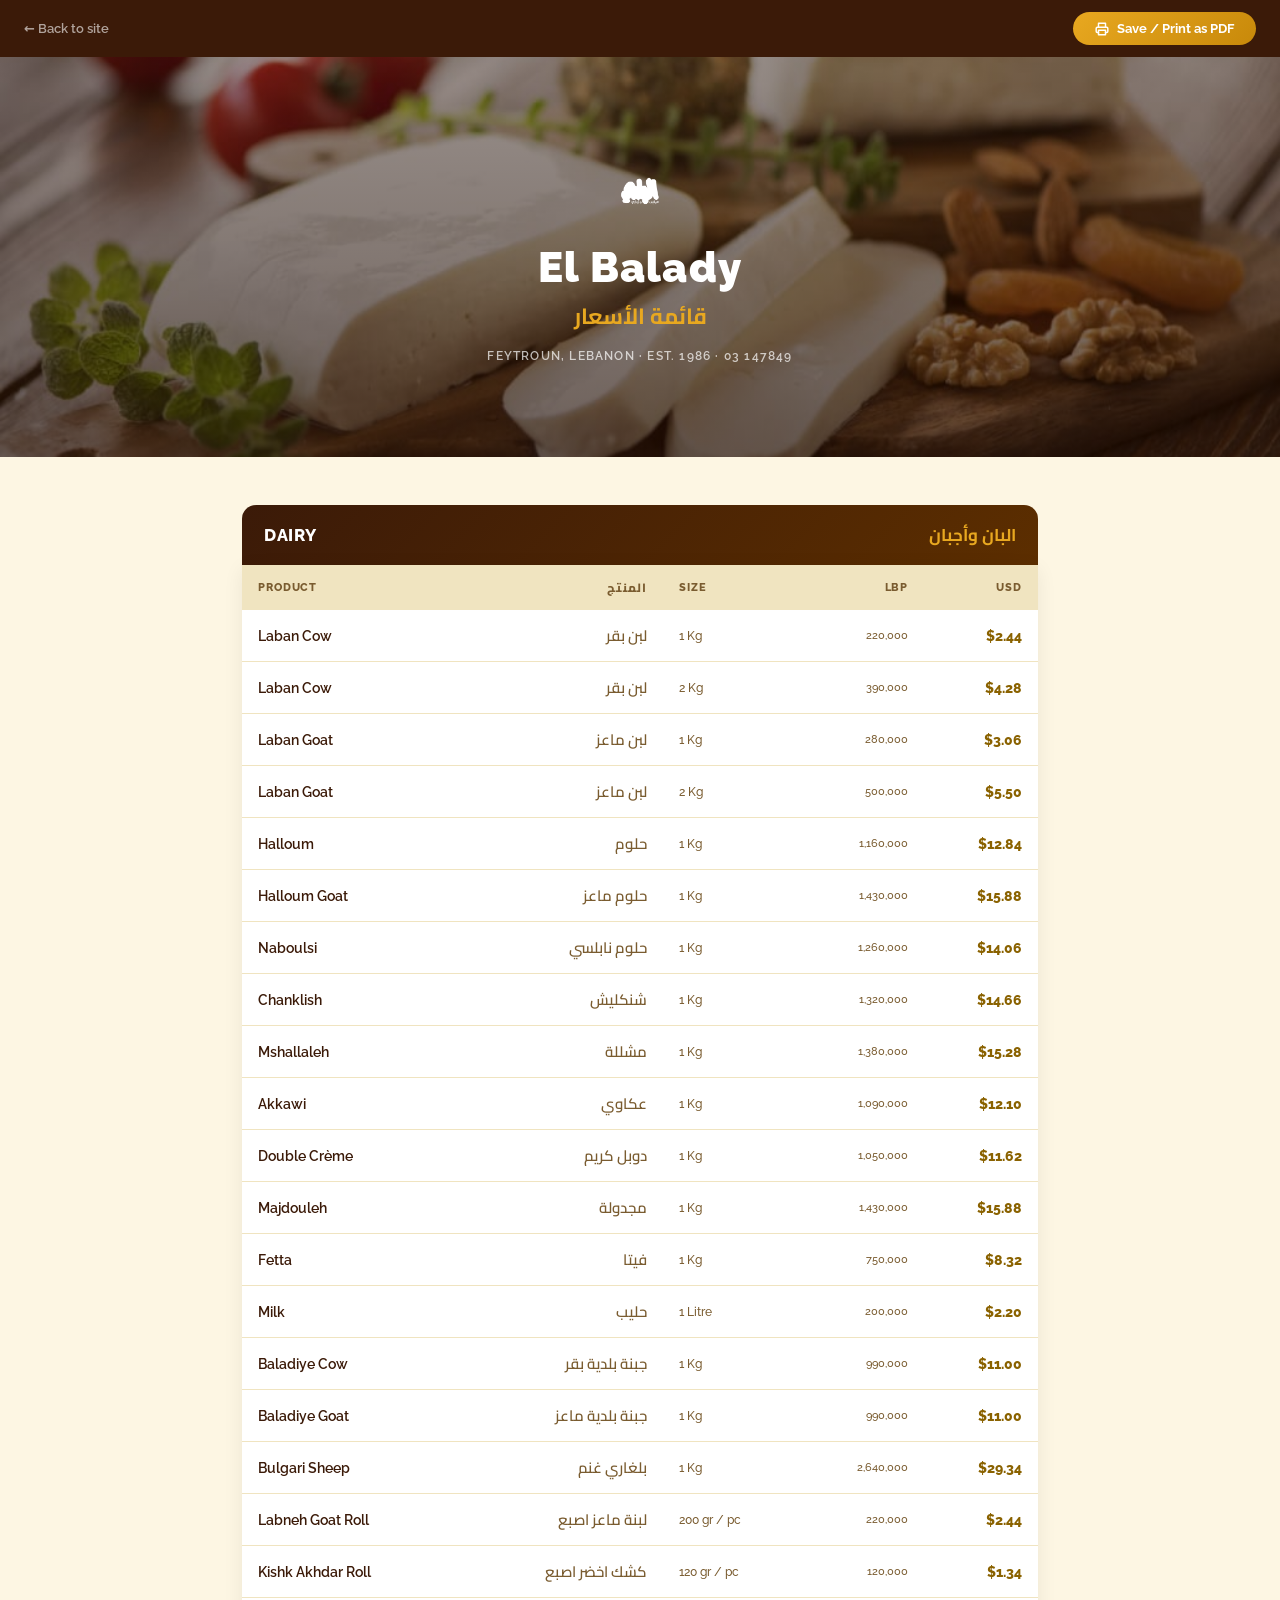
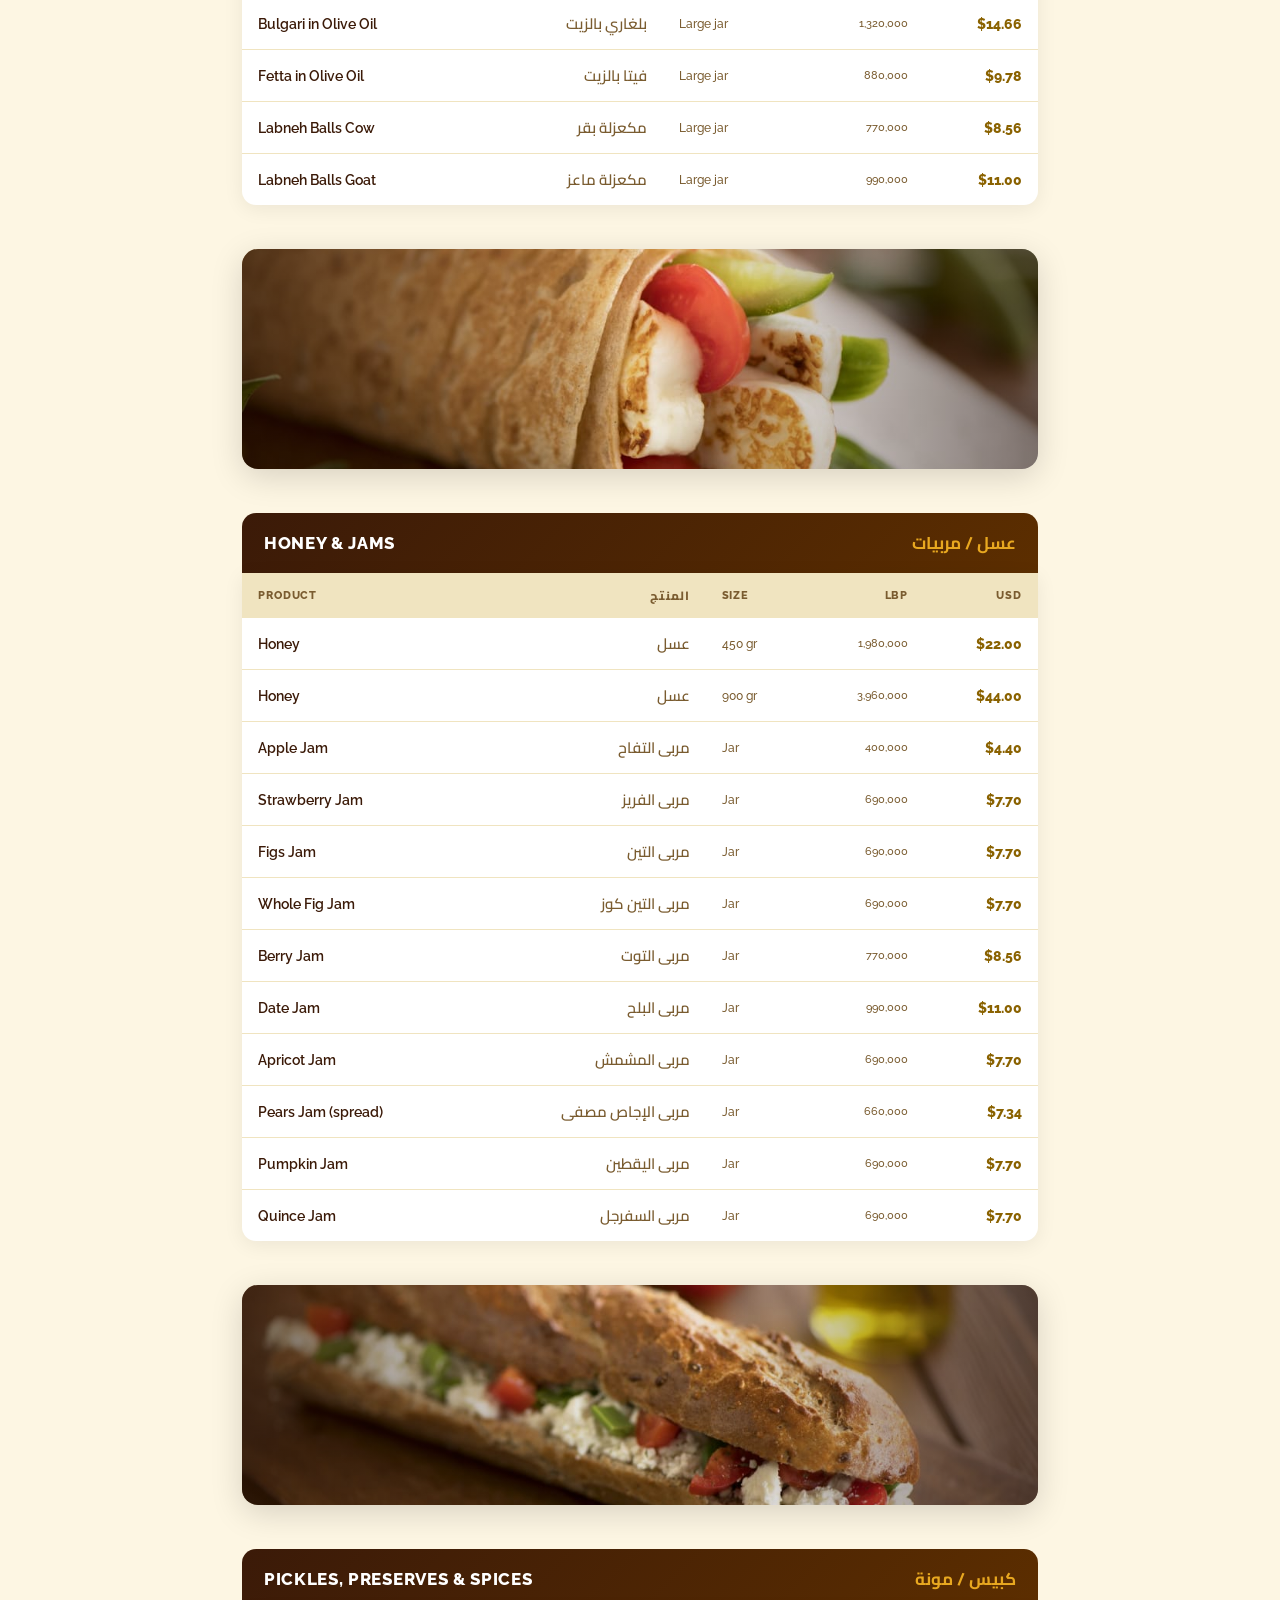
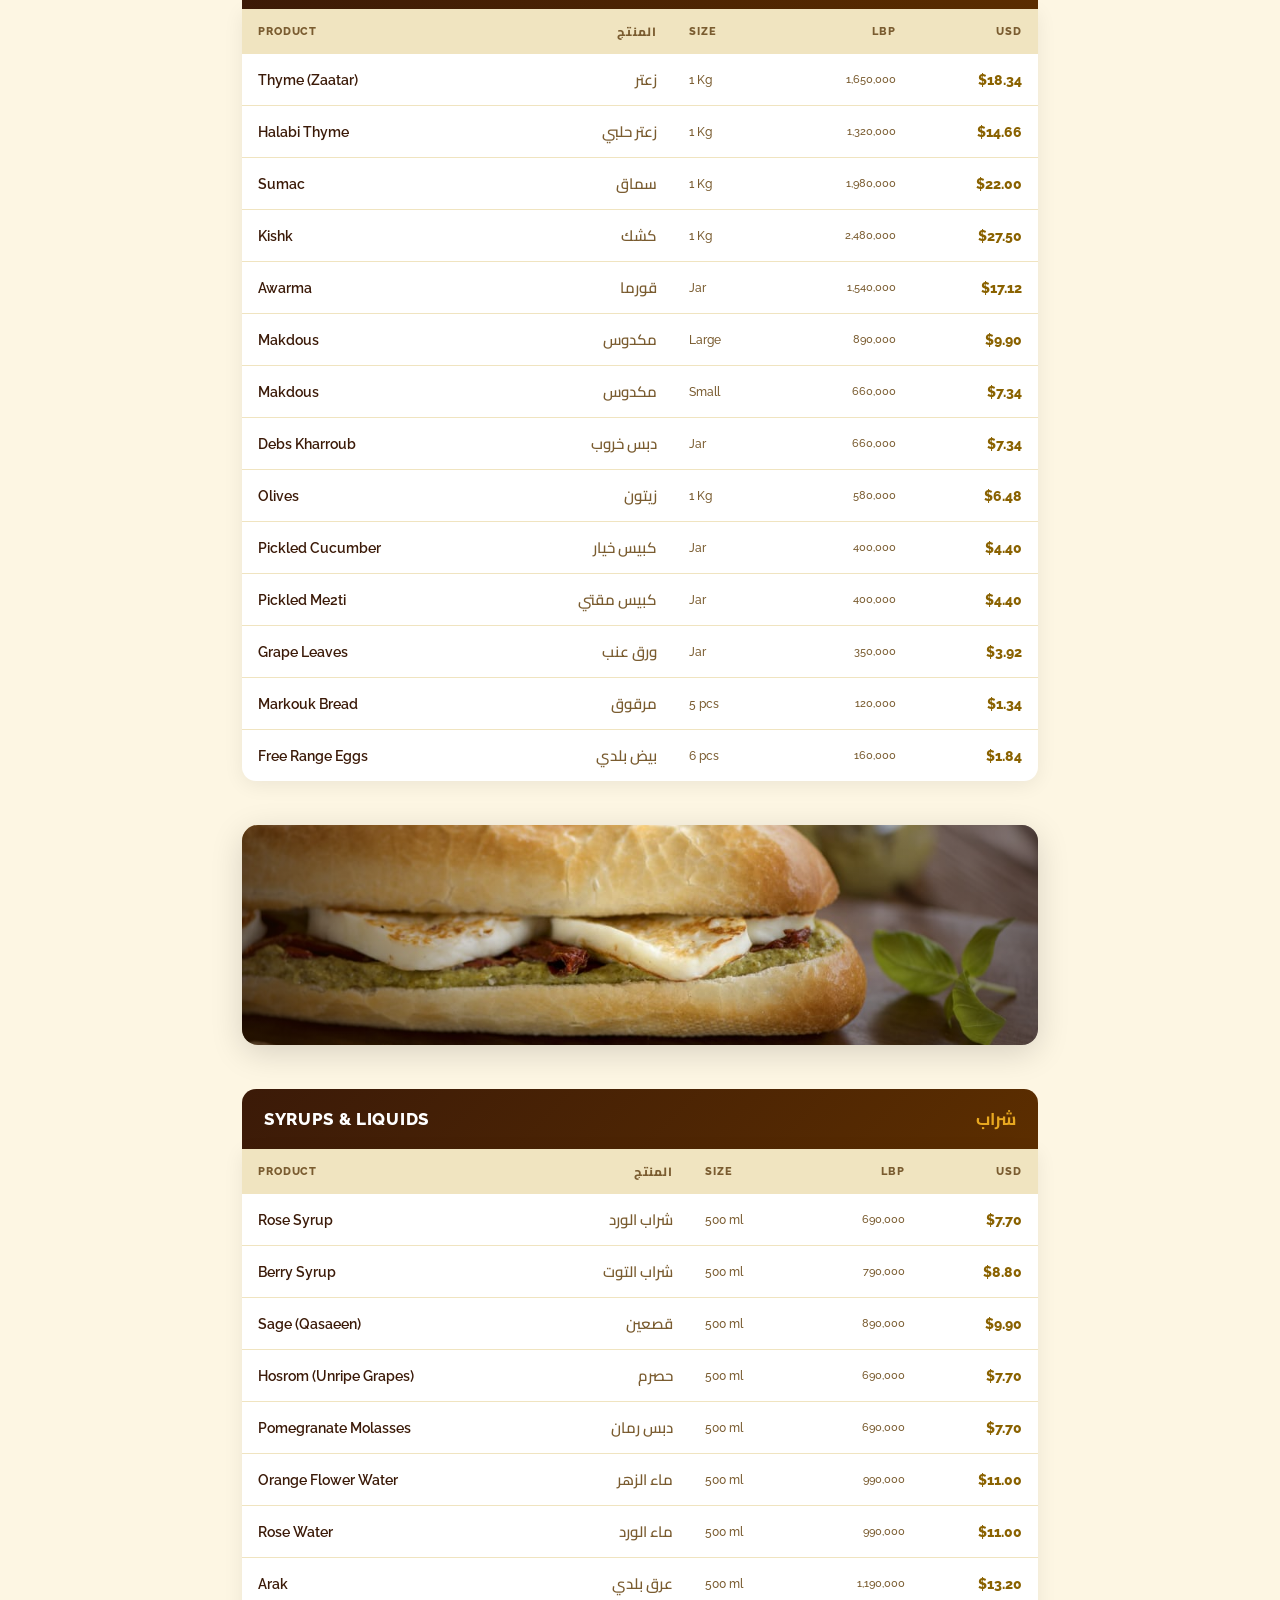
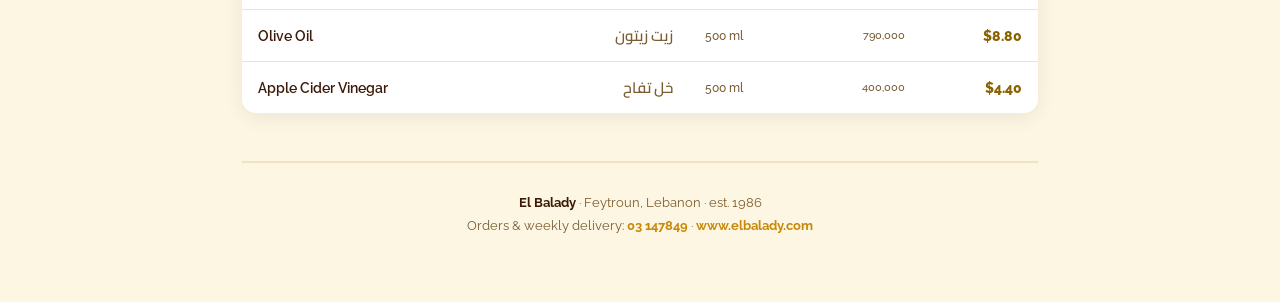
<file: menu.html>
<!doctype html>
<html lang="en">
<head>
  <meta charset="utf-8" />
  <meta name="viewport" content="width=device-width, initial-scale=1" />
  <title>El Balady – Menu</title>
  <link rel="preconnect" href="https://fonts.googleapis.com">
  <link rel="preconnect" href="https://fonts.gstatic.com" crossorigin>
  <link href="https://fonts.googleapis.com/css2?family=Raleway:wght@400;600;700;800;900&family=Cairo:wght@400;600;700;800&display=swap" rel="stylesheet">
  <style>
    :root {
      --amber:       #C8890A;
      --amber-light: #E8A820;
      --amber-dark:  #8A6200;
      --brown:       #3B1A08;
      --cream:       #FDF6E3;
      --cream-dark:  #F0E4C0;
      --white:       #ffffff;
      --muted:       #7A5C30;
    }

    *, *::before, *::after { box-sizing: border-box; margin: 0; padding: 0; }
    html { scroll-behavior: smooth; }

    body {
      font-family: 'Raleway', system-ui, sans-serif;
      background: var(--cream);
      color: var(--brown);
      min-height: 100vh;
    }

    /* ── PRINT BAR ── */
    .print-bar {
      background: var(--brown);
      padding: 12px 24px;
      display: flex;
      align-items: center;
      justify-content: space-between;
      gap: 16px;
      position: sticky;
      top: 0;
      z-index: 100;
    }
    .print-bar a {
      color: rgba(255,255,255,.6);
      font-size: 13px;
      font-weight: 600;
      text-decoration: none;
    }
    .print-bar a:hover { color: var(--amber-light); }
    .print-btn {
      display: inline-flex;
      align-items: center;
      gap: 8px;
      background: linear-gradient(135deg, var(--amber-light), var(--amber));
      color: var(--white);
      border: none;
      border-radius: 999px;
      padding: 9px 22px;
      font-family: inherit;
      font-size: 13px;
      font-weight: 700;
      cursor: pointer;
    }
    .print-btn:hover { opacity: .9; }

    /* ── HERO ── */
    .hero {
      position: relative;
      height: 400px;
      overflow: hidden;
    }
    .hero__img {
      width: 100%;
      height: 100%;
      object-fit: cover;
      object-position: center 60%;
      display: block;
    }
    .hero__overlay {
      position: absolute;
      inset: 0;
      background: linear-gradient(
        to bottom,
        rgba(30, 10, 0, .45) 0%,
        rgba(30, 10, 0, .65) 100%
      );
      display: flex;
      flex-direction: column;
      align-items: center;
      justify-content: center;
      text-align: center;
      padding: 24px;
    }
    .hero__logo {
      height: 80px;
      width: auto;
      margin-bottom: 16px;
      filter: brightness(0) invert(1);
    }
    .hero__title {
      font-size: 42px;
      font-weight: 900;
      color: var(--white);
      letter-spacing: .03em;
      line-height: 1;
    }
    .hero__subtitle {
      font-family: 'Cairo', system-ui, sans-serif;
      font-size: 22px;
      font-weight: 700;
      color: var(--amber-light);
      margin-top: 6px;
    }
    .hero__tagline {
      margin-top: 12px;
      font-size: 12px;
      color: rgba(255,255,255,.7);
      letter-spacing: .1em;
      text-transform: uppercase;
      font-weight: 600;
    }

    /* ── MENU WRAPPER ── */
    .menu-page {
      max-width: 860px;
      margin: 0 auto;
      padding: 48px 32px 64px;
    }

    /* ── SECTION ── */
    .menu-section {
      margin-bottom: 44px;
    }
    .menu-section__header {
      display: flex;
      align-items: center;
      justify-content: space-between;
      background: linear-gradient(135deg, var(--brown), #5C2E00);
      color: var(--white);
      padding: 14px 22px;
      border-radius: 14px 14px 0 0;
    }
    .menu-section__header h2 {
      font-size: 17px;
      font-weight: 800;
      letter-spacing: .04em;
      text-transform: uppercase;
      color: var(--white);
    }
    .menu-section__header span {
      font-family: 'Cairo', system-ui, sans-serif;
      font-size: 17px;
      font-weight: 700;
      color: var(--amber-light);
      direction: rtl;
    }

    /* ── PHOTO DIVIDER ── */
    .photo-divider {
      position: relative;
      height: 220px;
      margin: 44px 0;
      border-radius: 16px;
      overflow: hidden;
      box-shadow: 0 8px 32px rgba(0,0,0,.15);
    }
    .photo-divider img {
      width: 100%;
      height: 100%;
      object-fit: cover;
      object-position: center;
      display: block;
    }
    .photo-divider__fade {
      position: absolute;
      inset: 0;
      background: linear-gradient(
        to right,
        rgba(30, 10, 0, .55) 0%,
        transparent 45%,
        transparent 55%,
        rgba(30, 10, 0, .55) 100%
      );
    }

    /* ── TABLE ── */
    .menu-table {
      width: 100%;
      border-collapse: collapse;
      background: var(--white);
      border-radius: 0 0 14px 14px;
      overflow: hidden;
      box-shadow: 0 4px 20px rgba(0,0,0,.07);
    }
    .menu-table thead tr { background: var(--cream-dark); }
    .menu-table thead th {
      padding: 11px 16px;
      font-size: 11px;
      font-weight: 800;
      letter-spacing: .08em;
      text-transform: uppercase;
      color: var(--muted);
      text-align: left;
    }
    .menu-table thead th.ar {
      text-align: right;
      font-family: 'Cairo', system-ui, sans-serif;
      font-size: 12px;
    }
    .menu-table thead th.num { text-align: right; }

    .menu-table tbody tr {
      border-bottom: 1px solid var(--cream-dark);
      transition: background .1s;
    }
    .menu-table tbody tr:last-child { border-bottom: none; }
    .menu-table tbody tr:hover { background: var(--cream); }

    .menu-table td {
      padding: 11px 16px;
      font-size: 14px;
      color: var(--brown);
      vertical-align: middle;
    }
    .menu-table td.en { font-weight: 600; }
    .menu-table td.ar {
      font-family: 'Cairo', system-ui, sans-serif;
      font-size: 15px;
      font-weight: 600;
      color: var(--muted);
      text-align: right;
      direction: rtl;
    }
    .menu-table td.size {
      font-size: 12px;
      color: var(--muted);
      font-weight: 500;
      white-space: nowrap;
    }
    .menu-table td.price-usd {
      text-align: right;
      font-weight: 800;
      font-size: 14px;
      color: var(--amber-dark);
      white-space: nowrap;
    }
    .menu-table td.price-lbp {
      text-align: right;
      font-size: 11px;
      color: var(--muted);
      font-weight: 500;
      white-space: nowrap;
    }

    /* ── FOOTER ── */
    .menu-footer {
      margin-top: 48px;
      text-align: center;
      padding-top: 28px;
      border-top: 2px solid var(--cream-dark);
    }
    .menu-footer p {
      font-size: 13px;
      color: var(--muted);
      line-height: 1.8;
    }
    .menu-footer strong { color: var(--brown); }
    .menu-footer a { color: var(--amber); font-weight: 700; text-decoration: none; }

    /* ── PRINT ── */
    @media print {
      .print-bar { display: none; }
      .hero { height: 220px; }
      .photo-divider { height: 140px; margin: 24px 0; }
      body { background: white; }
      .menu-page { padding: 16px; }
      .menu-section { break-inside: avoid; margin-bottom: 24px; }
      .menu-table tbody tr:hover { background: white; }
    }

    @media (max-width: 600px) {
      .hero { height: 280px; }
      .hero__title { font-size: 30px; }
      .menu-page { padding: 24px 16px 48px; }
      .photo-divider { height: 160px; }
      .menu-table td.price-lbp { display: none; }
      .menu-table thead th.lbp-head { display: none; }
    }
  </style>
</head>
<body>

  <div class="print-bar">
    <a href="index.html">← Back to site</a>
    <button class="print-btn" onclick="window.print()">
      <svg width="14" height="14" viewBox="0 0 24 24" fill="none" stroke="currentColor" stroke-width="2.5" stroke-linecap="round" stroke-linejoin="round"><polyline points="6 9 6 2 18 2 18 9"/><path d="M6 18H4a2 2 0 0 1-2-2v-5a2 2 0 0 1 2-2h16a2 2 0 0 1 2 2v5a2 2 0 0 1-2 2h-2"/><rect x="6" y="14" width="12" height="8"/></svg>
      Save / Print as PDF
    </button>
  </div>

  <!-- HERO: cheese board photo -->
  <div class="hero">
    <img class="hero__img" src="menu-cheese-board.jpg" alt="Lebanese cheese selection" />
    <div class="hero__overlay">
      <img class="hero__logo" src="logo-mark.png" alt="El Balady" />
      <h1 class="hero__title">El Balady</h1>
      <p class="hero__subtitle">قائمة الأسعار</p>
      <p class="hero__tagline">Feytroun, Lebanon &middot; est. 1986 &middot; 03 147849</p>
    </div>
  </div>

  <div class="menu-page">

    <!-- DAIRY -->
    <div class="menu-section">
      <div class="menu-section__header">
        <h2>Dairy</h2>
        <span>البان وأجبان</span>
      </div>
      <table class="menu-table">
        <thead>
          <tr>
            <th>Product</th>
            <th class="ar">المنتج</th>
            <th>Size</th>
            <th class="num lbp-head">LBP</th>
            <th class="num">USD</th>
          </tr>
        </thead>
        <tbody>
          <tr><td class="en">Laban Cow</td><td class="ar">لبن بقر</td><td class="size">1 Kg</td><td class="price-lbp">220,000</td><td class="price-usd">$2.44</td></tr>
          <tr><td class="en">Laban Cow</td><td class="ar">لبن بقر</td><td class="size">2 Kg</td><td class="price-lbp">390,000</td><td class="price-usd">$4.28</td></tr>
          <tr><td class="en">Laban Goat</td><td class="ar">لبن ماعز</td><td class="size">1 Kg</td><td class="price-lbp">280,000</td><td class="price-usd">$3.06</td></tr>
          <tr><td class="en">Laban Goat</td><td class="ar">لبن ماعز</td><td class="size">2 Kg</td><td class="price-lbp">500,000</td><td class="price-usd">$5.50</td></tr>
          <tr><td class="en">Halloum</td><td class="ar">حلوم</td><td class="size">1 Kg</td><td class="price-lbp">1,160,000</td><td class="price-usd">$12.84</td></tr>
          <tr><td class="en">Halloum Goat</td><td class="ar">حلوم ماعز</td><td class="size">1 Kg</td><td class="price-lbp">1,430,000</td><td class="price-usd">$15.88</td></tr>
          <tr><td class="en">Naboulsi</td><td class="ar">حلوم نابلسي</td><td class="size">1 Kg</td><td class="price-lbp">1,260,000</td><td class="price-usd">$14.06</td></tr>
          <tr><td class="en">Chanklish</td><td class="ar">شنكليش</td><td class="size">1 Kg</td><td class="price-lbp">1,320,000</td><td class="price-usd">$14.66</td></tr>
          <tr><td class="en">Mshallaleh</td><td class="ar">مشللة</td><td class="size">1 Kg</td><td class="price-lbp">1,380,000</td><td class="price-usd">$15.28</td></tr>
          <tr><td class="en">Akkawi</td><td class="ar">عكاوي</td><td class="size">1 Kg</td><td class="price-lbp">1,090,000</td><td class="price-usd">$12.10</td></tr>
          <tr><td class="en">Double Crème</td><td class="ar">دوبل كريم</td><td class="size">1 Kg</td><td class="price-lbp">1,050,000</td><td class="price-usd">$11.62</td></tr>
          <tr><td class="en">Majdouleh</td><td class="ar">مجدولة</td><td class="size">1 Kg</td><td class="price-lbp">1,430,000</td><td class="price-usd">$15.88</td></tr>
          <tr><td class="en">Fetta</td><td class="ar">فيتا</td><td class="size">1 Kg</td><td class="price-lbp">750,000</td><td class="price-usd">$8.32</td></tr>
          <tr><td class="en">Milk</td><td class="ar">حليب</td><td class="size">1 Litre</td><td class="price-lbp">200,000</td><td class="price-usd">$2.20</td></tr>
          <tr><td class="en">Baladiye Cow</td><td class="ar">جبنة بلدية بقر</td><td class="size">1 Kg</td><td class="price-lbp">990,000</td><td class="price-usd">$11.00</td></tr>
          <tr><td class="en">Baladiye Goat</td><td class="ar">جبنة بلدية ماعز</td><td class="size">1 Kg</td><td class="price-lbp">990,000</td><td class="price-usd">$11.00</td></tr>
          <tr><td class="en">Bulgari Sheep</td><td class="ar">بلغاري غنم</td><td class="size">1 Kg</td><td class="price-lbp">2,640,000</td><td class="price-usd">$29.34</td></tr>
          <tr><td class="en">Labneh Goat Roll</td><td class="ar">لبنة ماعز اصبع</td><td class="size">200 gr / pc</td><td class="price-lbp">220,000</td><td class="price-usd">$2.44</td></tr>
          <tr><td class="en">Kishk Akhdar Roll</td><td class="ar">كشك اخضر اصبع</td><td class="size">120 gr / pc</td><td class="price-lbp">120,000</td><td class="price-usd">$1.34</td></tr>
          <tr><td class="en">Bulgari in Olive Oil</td><td class="ar">بلغاري بالزيت</td><td class="size">Large jar</td><td class="price-lbp">1,320,000</td><td class="price-usd">$14.66</td></tr>
          <tr><td class="en">Fetta in Olive Oil</td><td class="ar">فيتا بالزيت</td><td class="size">Large jar</td><td class="price-lbp">880,000</td><td class="price-usd">$9.78</td></tr>
          <tr><td class="en">Labneh Balls Cow</td><td class="ar">مكعزلة بقر</td><td class="size">Large jar</td><td class="price-lbp">770,000</td><td class="price-usd">$8.56</td></tr>
          <tr><td class="en">Labneh Balls Goat</td><td class="ar">مكعزلة ماعز</td><td class="size">Large jar</td><td class="price-lbp">990,000</td><td class="price-usd">$11.00</td></tr>
        </tbody>
      </table>
    </div>

    <!-- PHOTO DIVIDER: halloum wrap -->
    <div class="photo-divider">
      <img src="menu-halloum-wrap.jpg" alt="" />
      <div class="photo-divider__fade"></div>
    </div>

    <!-- HONEY & JAMS -->
    <div class="menu-section">
      <div class="menu-section__header">
        <h2>Honey &amp; Jams</h2>
        <span>عسل / مربيات</span>
      </div>
      <table class="menu-table">
        <thead>
          <tr>
            <th>Product</th>
            <th class="ar">المنتج</th>
            <th>Size</th>
            <th class="num lbp-head">LBP</th>
            <th class="num">USD</th>
          </tr>
        </thead>
        <tbody>
          <tr><td class="en">Honey</td><td class="ar">عسل</td><td class="size">450 gr</td><td class="price-lbp">1,980,000</td><td class="price-usd">$22.00</td></tr>
          <tr><td class="en">Honey</td><td class="ar">عسل</td><td class="size">900 gr</td><td class="price-lbp">3,960,000</td><td class="price-usd">$44.00</td></tr>
          <tr><td class="en">Apple Jam</td><td class="ar">مربى التفاح</td><td class="size">Jar</td><td class="price-lbp">400,000</td><td class="price-usd">$4.40</td></tr>
          <tr><td class="en">Strawberry Jam</td><td class="ar">مربى الفريز</td><td class="size">Jar</td><td class="price-lbp">690,000</td><td class="price-usd">$7.70</td></tr>
          <tr><td class="en">Figs Jam</td><td class="ar">مربى التين</td><td class="size">Jar</td><td class="price-lbp">690,000</td><td class="price-usd">$7.70</td></tr>
          <tr><td class="en">Whole Fig Jam</td><td class="ar">مربى التين كوز</td><td class="size">Jar</td><td class="price-lbp">690,000</td><td class="price-usd">$7.70</td></tr>
          <tr><td class="en">Berry Jam</td><td class="ar">مربى التوت</td><td class="size">Jar</td><td class="price-lbp">770,000</td><td class="price-usd">$8.56</td></tr>
          <tr><td class="en">Date Jam</td><td class="ar">مربى البلح</td><td class="size">Jar</td><td class="price-lbp">990,000</td><td class="price-usd">$11.00</td></tr>
          <tr><td class="en">Apricot Jam</td><td class="ar">مربى المشمش</td><td class="size">Jar</td><td class="price-lbp">690,000</td><td class="price-usd">$7.70</td></tr>
          <tr><td class="en">Pears Jam (spread)</td><td class="ar">مربى الإجاص مصفى</td><td class="size">Jar</td><td class="price-lbp">660,000</td><td class="price-usd">$7.34</td></tr>
          <tr><td class="en">Pumpkin Jam</td><td class="ar">مربى اليقطين</td><td class="size">Jar</td><td class="price-lbp">690,000</td><td class="price-usd">$7.70</td></tr>
          <tr><td class="en">Quince Jam</td><td class="ar">مربى السفرجل</td><td class="size">Jar</td><td class="price-lbp">690,000</td><td class="price-usd">$7.70</td></tr>
        </tbody>
      </table>
    </div>

    <!-- PHOTO DIVIDER: feta baguette -->
    <div class="photo-divider">
      <img src="menu-feta-baguette.jpg" alt="" />
      <div class="photo-divider__fade"></div>
    </div>

    <!-- PICKLES, PRESERVES & SPICES -->
    <div class="menu-section">
      <div class="menu-section__header">
        <h2>Pickles, Preserves &amp; Spices</h2>
        <span>كبيس / مونة</span>
      </div>
      <table class="menu-table">
        <thead>
          <tr>
            <th>Product</th>
            <th class="ar">المنتج</th>
            <th>Size</th>
            <th class="num lbp-head">LBP</th>
            <th class="num">USD</th>
          </tr>
        </thead>
        <tbody>
          <tr><td class="en">Thyme (Zaatar)</td><td class="ar">زعتر</td><td class="size">1 Kg</td><td class="price-lbp">1,650,000</td><td class="price-usd">$18.34</td></tr>
          <tr><td class="en">Halabi Thyme</td><td class="ar">زعتر حلبي</td><td class="size">1 Kg</td><td class="price-lbp">1,320,000</td><td class="price-usd">$14.66</td></tr>
          <tr><td class="en">Sumac</td><td class="ar">سماق</td><td class="size">1 Kg</td><td class="price-lbp">1,980,000</td><td class="price-usd">$22.00</td></tr>
          <tr><td class="en">Kishk</td><td class="ar">كشك</td><td class="size">1 Kg</td><td class="price-lbp">2,480,000</td><td class="price-usd">$27.50</td></tr>
          <tr><td class="en">Awarma</td><td class="ar">قورما</td><td class="size">Jar</td><td class="price-lbp">1,540,000</td><td class="price-usd">$17.12</td></tr>
          <tr><td class="en">Makdous</td><td class="ar">مكدوس</td><td class="size">Large</td><td class="price-lbp">890,000</td><td class="price-usd">$9.90</td></tr>
          <tr><td class="en">Makdous</td><td class="ar">مكدوس</td><td class="size">Small</td><td class="price-lbp">660,000</td><td class="price-usd">$7.34</td></tr>
          <tr><td class="en">Debs Kharroub</td><td class="ar">دبس خروب</td><td class="size">Jar</td><td class="price-lbp">660,000</td><td class="price-usd">$7.34</td></tr>
          <tr><td class="en">Olives</td><td class="ar">زيتون</td><td class="size">1 Kg</td><td class="price-lbp">580,000</td><td class="price-usd">$6.48</td></tr>
          <tr><td class="en">Pickled Cucumber</td><td class="ar">كبيس خيار</td><td class="size">Jar</td><td class="price-lbp">400,000</td><td class="price-usd">$4.40</td></tr>
          <tr><td class="en">Pickled Me2ti</td><td class="ar">كبيس مقتي</td><td class="size">Jar</td><td class="price-lbp">400,000</td><td class="price-usd">$4.40</td></tr>
          <tr><td class="en">Grape Leaves</td><td class="ar">ورق عنب</td><td class="size">Jar</td><td class="price-lbp">350,000</td><td class="price-usd">$3.92</td></tr>
          <tr><td class="en">Markouk Bread</td><td class="ar">مرقوق</td><td class="size">5 pcs</td><td class="price-lbp">120,000</td><td class="price-usd">$1.34</td></tr>
          <tr><td class="en">Free Range Eggs</td><td class="ar">بيض بلدي</td><td class="size">6 pcs</td><td class="price-lbp">160,000</td><td class="price-usd">$1.84</td></tr>
        </tbody>
      </table>
    </div>

    <!-- PHOTO DIVIDER: halloum baguette -->
    <div class="photo-divider">
      <img src="menu-halloum-baguette.jpg" alt="" />
      <div class="photo-divider__fade"></div>
    </div>

    <!-- SYRUPS & LIQUIDS -->
    <div class="menu-section">
      <div class="menu-section__header">
        <h2>Syrups &amp; Liquids</h2>
        <span>شراب</span>
      </div>
      <table class="menu-table">
        <thead>
          <tr>
            <th>Product</th>
            <th class="ar">المنتج</th>
            <th>Size</th>
            <th class="num lbp-head">LBP</th>
            <th class="num">USD</th>
          </tr>
        </thead>
        <tbody>
          <tr><td class="en">Rose Syrup</td><td class="ar">شراب الورد</td><td class="size">500 ml</td><td class="price-lbp">690,000</td><td class="price-usd">$7.70</td></tr>
          <tr><td class="en">Berry Syrup</td><td class="ar">شراب التوت</td><td class="size">500 ml</td><td class="price-lbp">790,000</td><td class="price-usd">$8.80</td></tr>
          <tr><td class="en">Sage (Qasaeen)</td><td class="ar">قصعين</td><td class="size">500 ml</td><td class="price-lbp">890,000</td><td class="price-usd">$9.90</td></tr>
          <tr><td class="en">Hosrom (Unripe Grapes)</td><td class="ar">حصرم</td><td class="size">500 ml</td><td class="price-lbp">690,000</td><td class="price-usd">$7.70</td></tr>
          <tr><td class="en">Pomegranate Molasses</td><td class="ar">دبس رمان</td><td class="size">500 ml</td><td class="price-lbp">690,000</td><td class="price-usd">$7.70</td></tr>
          <tr><td class="en">Orange Flower Water</td><td class="ar">ماء الزهر</td><td class="size">500 ml</td><td class="price-lbp">990,000</td><td class="price-usd">$11.00</td></tr>
          <tr><td class="en">Rose Water</td><td class="ar">ماء الورد</td><td class="size">500 ml</td><td class="price-lbp">990,000</td><td class="price-usd">$11.00</td></tr>
          <tr><td class="en">Arak</td><td class="ar">عرق بلدي</td><td class="size">500 ml</td><td class="price-lbp">1,190,000</td><td class="price-usd">$13.20</td></tr>
          <tr><td class="en">Olive Oil</td><td class="ar">زيت زيتون</td><td class="size">500 ml</td><td class="price-lbp">790,000</td><td class="price-usd">$8.80</td></tr>
          <tr><td class="en">Apple Cider Vinegar</td><td class="ar">خل تفاح</td><td class="size">500 ml</td><td class="price-lbp">400,000</td><td class="price-usd">$4.40</td></tr>
        </tbody>
      </table>
    </div>

    <div class="menu-footer">
      <p><strong>El Balady</strong> &middot; Feytroun, Lebanon &middot; est. 1986</p>
      <p>Orders &amp; weekly delivery: <a href="https://wa.me/+9613147849">03 147849</a> &middot; <a href="https://www.elbalady.com">www.elbalady.com</a></p>
    </div>

  </div>
</body>
</html>
</file>
<file: styles.css>
/* ─── TOKENS ─────────────────────────────────────────────── */
:root {
  --amber:        #C8890A;
  --amber-light:  #E8A820;
  --amber-dark:   #8A6200;
  --amber-pale:   #FDF0CC;
  --brown:        #3B1A08;
  --brown-mid:    #7A3C10;
  --cream:        #FDF6E3;
  --cream-dark:   #F0E4C0;
  --white:        #ffffff;
  --ink:          #1C0E00;
  --muted:        #7A5C30;
  --radius-sm:    10px;
  --radius:       18px;
  --radius-lg:    28px;
  --shadow-sm:    0 2px 8px rgba(0,0,0,.07);
  --shadow:       0 8px 28px rgba(0,0,0,.10);
  --shadow-lg:    0 20px 60px rgba(0,0,0,.14);
}

/* ─── RESET ──────────────────────────────────────────────── */
*, *::before, *::after { box-sizing: border-box; margin: 0; padding: 0; }
html { scroll-behavior: smooth; }
body {
  font-family: 'Raleway', system-ui, -apple-system, sans-serif;
  color: var(--ink);
  background: var(--cream);
  overflow-x: hidden;
}
img { max-width: 100%; display: block; }
a { color: inherit; text-decoration: none; }

/* ─── LAYOUT ─────────────────────────────────────────────── */
.container {
  width: min(1100px, 92vw);
  margin: 0 auto;
}
.section { padding: 88px 0; }
.section--alt { background: var(--white); }

.section__header {
  text-align: center;
  margin-bottom: 56px;
}
.section__header h2 { margin: 8px 0 14px; }
.section__header p {
  color: var(--muted);
  max-width: 48ch;
  margin: 0 auto;
  font-size: 16px;
  line-height: 1.6;
}

/* ─── TYPE ───────────────────────────────────────────────── */
h2 {
  font-size: clamp(26px, 4vw, 42px);
  font-weight: 800;
  line-height: 1.15;
  color: var(--brown);
}

.label {
  display: inline-block;
  font-size: 11px;
  font-weight: 800;
  letter-spacing: .12em;
  text-transform: uppercase;
  color: var(--amber);
  background: rgba(200,137,10,.1);
  padding: 5px 14px;
  border-radius: 999px;
}
.label--light {
  color: var(--amber-pale);
  background: rgba(255,255,255,.15);
}

/* ─── BUTTONS ────────────────────────────────────────────── */
.btn {
  display: inline-flex;
  align-items: center;
  gap: 8px;
  padding: 14px 28px;
  border-radius: 999px;
  font-family: inherit;
  font-weight: 700;
  font-size: 15px;
  cursor: pointer;
  border: none;
  transition: transform .12s ease, box-shadow .12s ease;
  text-decoration: none;
  white-space: nowrap;
}
.btn:hover { transform: translateY(-2px); }

.btn--primary {
  background: linear-gradient(135deg, var(--amber-light) 0%, var(--amber) 100%);
  color: var(--white);
  box-shadow: 0 6px 20px rgba(200,137,10,.35);
}
.btn--primary:hover { box-shadow: 0 12px 30px rgba(200,137,10,.45); }

.btn--outline {
  background: transparent;
  color: var(--white);
  border: 2px solid rgba(255,255,255,.55);
}
.btn--outline:hover { background: rgba(255,255,255,.12); }

.btn--white {
  background: var(--white);
  color: var(--brown);
  box-shadow: var(--shadow-sm);
}
.btn--white:hover { background: var(--cream); box-shadow: var(--shadow); }

.btn--full { width: 100%; justify-content: center; border-radius: var(--radius); }

/* ─── NAV ────────────────────────────────────────────────── */
.nav {
  position: fixed;
  top: 0; left: 0; right: 0;
  z-index: 100;
  padding: 10px 0;
  transition: background .25s ease, box-shadow .25s ease;
}
.nav--scrolled {
  background: rgba(253,246,227,.96);
  backdrop-filter: blur(16px);
  -webkit-backdrop-filter: blur(16px);
  box-shadow: 0 2px 24px rgba(0,0,0,.08);
}
.nav__inner {
  width: min(1100px, 92vw);
  margin: 0 auto;
  display: flex;
  align-items: center;
  justify-content: space-between;
}
.nav__logo img {
  height: 42px;
  width: auto;
  filter: drop-shadow(0 2px 6px rgba(0,0,0,.2));
  opacity: 0;
  transition: opacity .25s ease;
}
.nav--scrolled .nav__logo img {
  opacity: 1;
}
.nav__links {
  display: flex;
  align-items: center;
  gap: 36px;
  list-style: none;
}
.nav__links a {
  font-size: 14px;
  font-weight: 700;
  color: var(--white);
  transition: color .15s;
  letter-spacing: .02em;
}
.nav--scrolled .nav__links a { color: var(--brown); }
.nav__links a:hover { color: var(--amber-light); }
.nav--scrolled .nav__links a:hover { color: var(--amber); }

.nav__cta {
  background: linear-gradient(135deg, var(--amber-light), var(--amber)) !important;
  color: var(--white) !important;
  padding: 9px 22px;
  border-radius: 999px;
  box-shadow: 0 4px 14px rgba(200,137,10,.35);
  transition: transform .12s, box-shadow .12s !important;
}
.nav__cta:hover {
  transform: translateY(-1px);
  box-shadow: 0 8px 22px rgba(200,137,10,.45) !important;
  color: var(--white) !important;
}
.nav--scrolled .nav__cta { color: var(--white) !important; }

.nav__burger {
  display: none;
  flex-direction: column;
  gap: 5px;
  background: none;
  border: none;
  cursor: pointer;
  padding: 4px;
}
.nav__burger span {
  display: block;
  width: 24px;
  height: 2.5px;
  background: var(--white);
  border-radius: 2px;
  transition: transform .2s, opacity .2s;
}
.nav--scrolled .nav__burger span { background: var(--brown); }
.nav__burger--open span:nth-child(1) { transform: translateY(7.5px) rotate(45deg); }
.nav__burger--open span:nth-child(2) { opacity: 0; }
.nav__burger--open span:nth-child(3) { transform: translateY(-7.5px) rotate(-45deg); }

/* ─── HERO ───────────────────────────────────────────────── */
.hero {
  position: relative;
  min-height: 100svh;
  display: flex;
  align-items: center;
  justify-content: center;
  text-align: center;
  overflow: hidden;
  padding: 110px 24px 72px;
}
.hero__bg {
  position: absolute;
  inset: 0;
  background: radial-gradient(ellipse 90% 70% at 50% 20%,
    #EEB020 0%,
    #C8890A 40%,
    #8A5800 75%,
    #4A2800 100%);
}
.hero__bg::before {
  content: '';
  position: absolute;
  inset: 0;
  background: url("data:image/svg+xml,%3Csvg width='80' height='80' viewBox='0 0 80 80' xmlns='http://www.w3.org/2000/svg'%3E%3Cg fill='%23ffffff' fill-opacity='0.035'%3E%3Cpath d='M0 0h40v40H0V0zm40 40h40v40H40V40z'/%3E%3C/g%3E%3C/svg%3E");
}
.hero__bg::after {
  content: '';
  position: absolute;
  bottom: 0; left: 0; right: 0;
  height: 120px;
  background: linear-gradient(to top, var(--cream), transparent);
}
.hero__content {
  position: relative;
  z-index: 1;
  max-width: 640px;
}
.hero__logo {
  width: 480px;
  margin: 0 auto 22px;
  mix-blend-mode: multiply;
  filter: drop-shadow(0 4px 16px rgba(0,0,0,.15));
}
.hero__arabic {
  font-family: 'Cairo', system-ui, sans-serif;
  font-size: clamp(18px, 3vw, 26px);
  font-weight: 700;
  color: rgba(255,255,255,.92);
  margin-bottom: 12px;
  direction: rtl;
  letter-spacing: .02em;
}
.hero__title {
  font-size: clamp(34px, 6vw, 62px);
  font-weight: 900;
  color: var(--white);
  line-height: 1.08;
  margin-bottom: 18px;
  text-shadow: 0 3px 16px rgba(0,0,0,.18);
}
.hero__sub {
  font-size: clamp(14px, 2vw, 17px);
  color: rgba(255,255,255,.82);
  margin-bottom: 40px;
  line-height: 1.55;
}
.hero__sub strong { color: var(--white); font-weight: 800; }
.hero__actions {
  display: flex;
  flex-wrap: wrap;
  gap: 14px;
  justify-content: center;
}

.hero__scroll {
  position: absolute;
  bottom: 32px;
  left: 50%;
  transform: translateX(-50%);
  z-index: 1;
}
.hero__scroll span {
  display: block;
  width: 22px;
  height: 22px;
  border-right: 2.5px solid rgba(255,255,255,.55);
  border-bottom: 2.5px solid rgba(255,255,255,.55);
  transform: rotate(45deg);
  animation: chevron 1.6s ease-in-out infinite;
}
@keyframes chevron {
  0%, 100% { transform: rotate(45deg) translate(0,0); opacity: .55; }
  50% { transform: rotate(45deg) translate(4px,4px); opacity: 1; }
}

/* ─── ABOUT ──────────────────────────────────────────────── */
.about { background: var(--cream); }
.about__grid {
  display: grid;
  grid-template-columns: 280px 1fr;
  gap: 64px;
  align-items: center;
}
.about__visual {
  display: flex;
  flex-direction: column;
  align-items: center;
  gap: 20px;
}
.about__badge {
  width: 200px;
  height: 200px;
  border-radius: 50%;
  background: linear-gradient(145deg, var(--amber-light), var(--amber), var(--amber-dark));
  display: flex;
  flex-direction: column;
  align-items: center;
  justify-content: center;
  box-shadow:
    0 20px 56px rgba(200,137,10,.38),
    inset 0 2px 4px rgba(255,255,255,.25);
  color: var(--white);
}
.about__since {
  font-size: 13px;
  font-weight: 700;
  letter-spacing: .12em;
  text-transform: uppercase;
  opacity: .82;
}
.about__year {
  font-size: 54px;
  font-weight: 900;
  line-height: 1.05;
}
.about__stamp {
  background: var(--brown);
  color: var(--amber-pale);
  padding: 14px 28px;
  border-radius: var(--radius);
  text-align: center;
  font-family: 'Cairo', system-ui, sans-serif;
  font-size: 15px;
  font-weight: 700;
  letter-spacing: .04em;
  line-height: 1.6;
}

.about__text h2 { margin: 10px 0 20px; }
.about__text p {
  color: var(--muted);
  line-height: 1.75;
  margin-bottom: 16px;
  font-size: 16px;
}
.about__stats {
  display: flex;
  gap: 32px;
  margin-top: 32px;
  flex-wrap: wrap;
  padding-top: 28px;
  border-top: 2px solid var(--cream-dark);
}
.stat {
  display: flex;
  flex-direction: column;
  gap: 4px;
}
.stat strong {
  font-size: 30px;
  font-weight: 900;
  color: var(--amber);
  line-height: 1;
}
.stat span {
  font-size: 11px;
  font-weight: 700;
  color: var(--muted);
  letter-spacing: .06em;
  text-transform: uppercase;
}

/* ─── SPECIALTIES ────────────────────────────────────────── */
.products {
  display: grid;
  grid-template-columns: repeat(auto-fit, minmax(220px, 1fr));
  gap: 22px;
  margin-bottom: 52px;
}
.product-card {
  background: var(--cream);
  border: 2px solid var(--cream-dark);
  border-radius: var(--radius-lg);
  padding: 0;
  text-align: center;
  overflow: hidden;
  transition: transform .15s ease, box-shadow .15s ease, border-color .15s ease;
}
.product-card:hover {
  transform: translateY(-5px);
  box-shadow: var(--shadow);
  border-color: rgba(200,137,10,.3);
}
.product-card__img {
  height: 190px;
  overflow: hidden;
}
.product-card__img img {
  width: 100%;
  height: 100%;
  object-fit: cover;
  object-position: center;
  display: block;
  transition: transform .35s ease;
}
.product-card:hover .product-card__img img {
  transform: scale(1.06);
}
.product-card__body {
  padding: 24px 22px 26px;
}
.product-card h3 {
  font-size: 20px;
  font-weight: 800;
  color: var(--brown);
  margin-bottom: 4px;
}
.product-card__ar {
  font-family: 'Cairo', system-ui, sans-serif;
  font-size: 16px;
  color: var(--amber);
  font-weight: 700;
  margin-bottom: 12px;
  direction: rtl;
}
.product-card p:last-child {
  font-size: 14px;
  color: var(--muted);
  line-height: 1.65;
}
.specialties__cta { text-align: center; }

/* ─── DELIVERY ───────────────────────────────────────────── */
.delivery {
  background: linear-gradient(135deg, var(--brown) 0%, #5C2E00 60%, #3B1A08 100%);
  color: var(--white);
}
.delivery__inner {
  display: grid;
  grid-template-columns: 1fr 1fr;
  gap: 64px;
  align-items: center;
}
.delivery__text h2 {
  color: var(--white);
  margin: 14px 0 20px;
}
.delivery__text p {
  color: rgba(255,255,255,.72);
  line-height: 1.72;
  margin-bottom: 32px;
  font-size: 16px;
}
.delivery__card {
  background: rgba(255,255,255,.07);
  border: 1.5px solid rgba(255,255,255,.12);
  border-radius: var(--radius-lg);
  padding: 40px 36px;
  text-align: center;
}
.delivery__card-label {
  font-size: 11px;
  font-weight: 700;
  letter-spacing: .12em;
  text-transform: uppercase;
  color: rgba(255,255,255,.45);
  margin-bottom: 10px;
}
.delivery__phone {
  font-size: 44px;
  font-weight: 900;
  color: var(--amber-light);
  letter-spacing: .03em;
  margin-bottom: 18px;
  line-height: 1;
}
.delivery__card-sub {
  font-size: 11px;
  color: rgba(255,255,255,.4);
  letter-spacing: .08em;
  text-transform: uppercase;
  margin-bottom: 6px;
}
.delivery__handle {
  font-size: 22px;
  font-weight: 800;
  color: rgba(255,255,255,.82);
}

/* ─── CONTACT ────────────────────────────────────────────── */
.contact__grid {
  display: grid;
  grid-template-columns: 1fr 2fr;
  gap: 52px;
  align-items: start;
}
.contact__info {
  display: flex;
  flex-direction: column;
  gap: 28px;
}
.info-item {
  display: flex;
  gap: 16px;
  align-items: flex-start;
}
.info-item__icon { font-size: 22px; flex-shrink: 0; margin-top: 1px; }
.info-item strong {
  display: block;
  font-weight: 800;
  color: var(--brown);
  margin-bottom: 5px;
  font-size: 15px;
}
.info-item p { font-size: 14px; color: var(--muted); line-height: 1.65; }
.info-item a { color: var(--amber); font-weight: 700; }
.info-item a:hover { text-decoration: underline; }

.contact__form .field {
  display: flex;
  flex-direction: column;
  gap: 7px;
  margin-bottom: 16px;
  font-weight: 700;
  font-size: 13px;
  color: var(--brown);
  letter-spacing: .02em;
  text-transform: uppercase;
}
.form-row {
  display: grid;
  grid-template-columns: 1fr 1fr;
  gap: 16px;
}
input, textarea {
  width: 100%;
  border: 2px solid var(--cream-dark);
  border-radius: var(--radius-sm);
  padding: 13px 15px;
  font-family: inherit;
  font-size: 15px;
  outline: none;
  background: var(--cream);
  color: var(--ink);
  transition: border-color .15s, box-shadow .15s;
}
input:focus, textarea:focus {
  border-color: var(--amber);
  box-shadow: 0 0 0 4px rgba(200,137,10,.10);
}
input::placeholder, textarea::placeholder { color: #bba880; }
textarea { resize: vertical; }

.fineprint {
  margin-top: 14px;
  color: var(--muted);
  font-size: 12px;
  line-height: 1.55;
}
.status {
  margin-top: 12px;
  font-weight: 700;
  font-size: 14px;
  min-height: 1.4em;
}

/* ─── FOOTER ─────────────────────────────────────────────── */
.footer {
  background: var(--brown);
  padding: 48px 0 36px;
}
.footer__inner {
  display: flex;
  flex-direction: column;
  align-items: center;
  gap: 22px;
  text-align: center;
}
.footer__logo {
  height: 52px;
  width: auto;
  opacity: .9;
  filter: brightness(1.15);
}
.footer__links {
  display: flex;
  flex-wrap: wrap;
  gap: 28px;
  justify-content: center;
}
.footer__links a {
  font-size: 13px;
  font-weight: 600;
  color: rgba(255,255,255,.55);
  transition: color .15s;
}
.footer__links a:hover { color: var(--amber-light); }
.footer__copy {
  font-size: 12px;
  color: rgba(255,255,255,.35);
  letter-spacing: .02em;
}

/* ─── SCROLL ANIMATIONS ──────────────────────────────────── */
.fade-up {
  opacity: 0;
  transform: translateY(24px);
  transition: opacity .55s ease, transform .55s ease;
}
.fade-up.visible {
  opacity: 1;
  transform: translateY(0);
}
.product-card.fade-up:nth-child(2) { transition-delay: .08s; }
.product-card.fade-up:nth-child(3) { transition-delay: .16s; }
.product-card.fade-up:nth-child(4) { transition-delay: .24s; }

/* ─── RESPONSIVE ─────────────────────────────────────────── */
@media (max-width: 860px) {
  .about__grid {
    grid-template-columns: 1fr;
    gap: 40px;
  }
  .about__visual {
    flex-direction: row;
    justify-content: center;
  }
  .delivery__inner {
    grid-template-columns: 1fr;
    gap: 40px;
  }
  .contact__grid {
    grid-template-columns: 1fr;
    gap: 40px;
  }
}

@media (max-width: 720px) {
  .nav__links {
    display: none;
    position: absolute;
    top: 100%; left: 0; right: 0;
    flex-direction: column;
    align-items: flex-start;
    background: var(--cream);
    padding: 20px 24px;
    gap: 18px;
    box-shadow: var(--shadow);
    border-top: 1px solid var(--cream-dark);
  }
  .nav__links--open { display: flex; }
  .nav__links a { color: var(--brown); font-size: 16px; }
  .nav__burger { display: flex; }
  .section { padding: 64px 0; }
  .form-row { grid-template-columns: 1fr; }
  .about__stats { gap: 20px; }
}

@media (max-width: 480px) {
  .hero__actions { flex-direction: column; align-items: center; }
  .about__badge { width: 160px; height: 160px; }
  .about__year { font-size: 42px; }
  .delivery__phone { font-size: 34px; }
}
</file>
